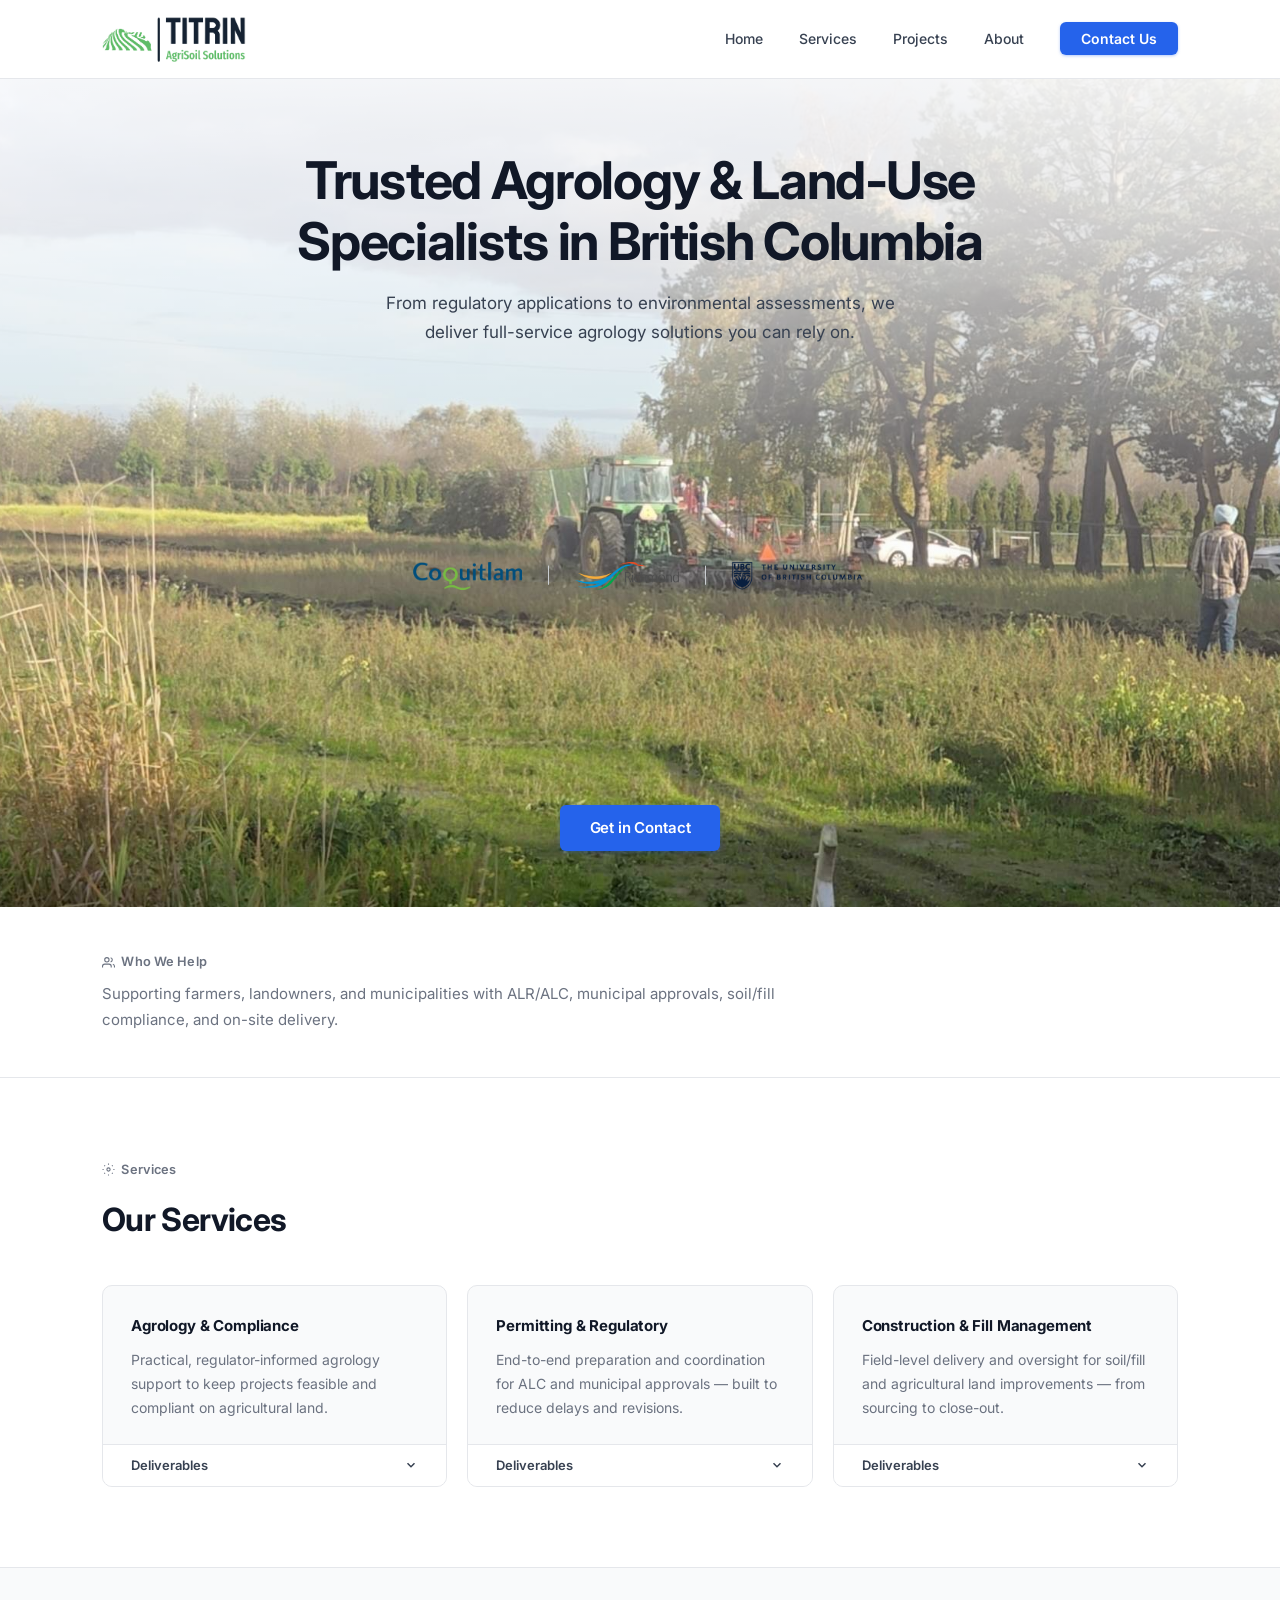
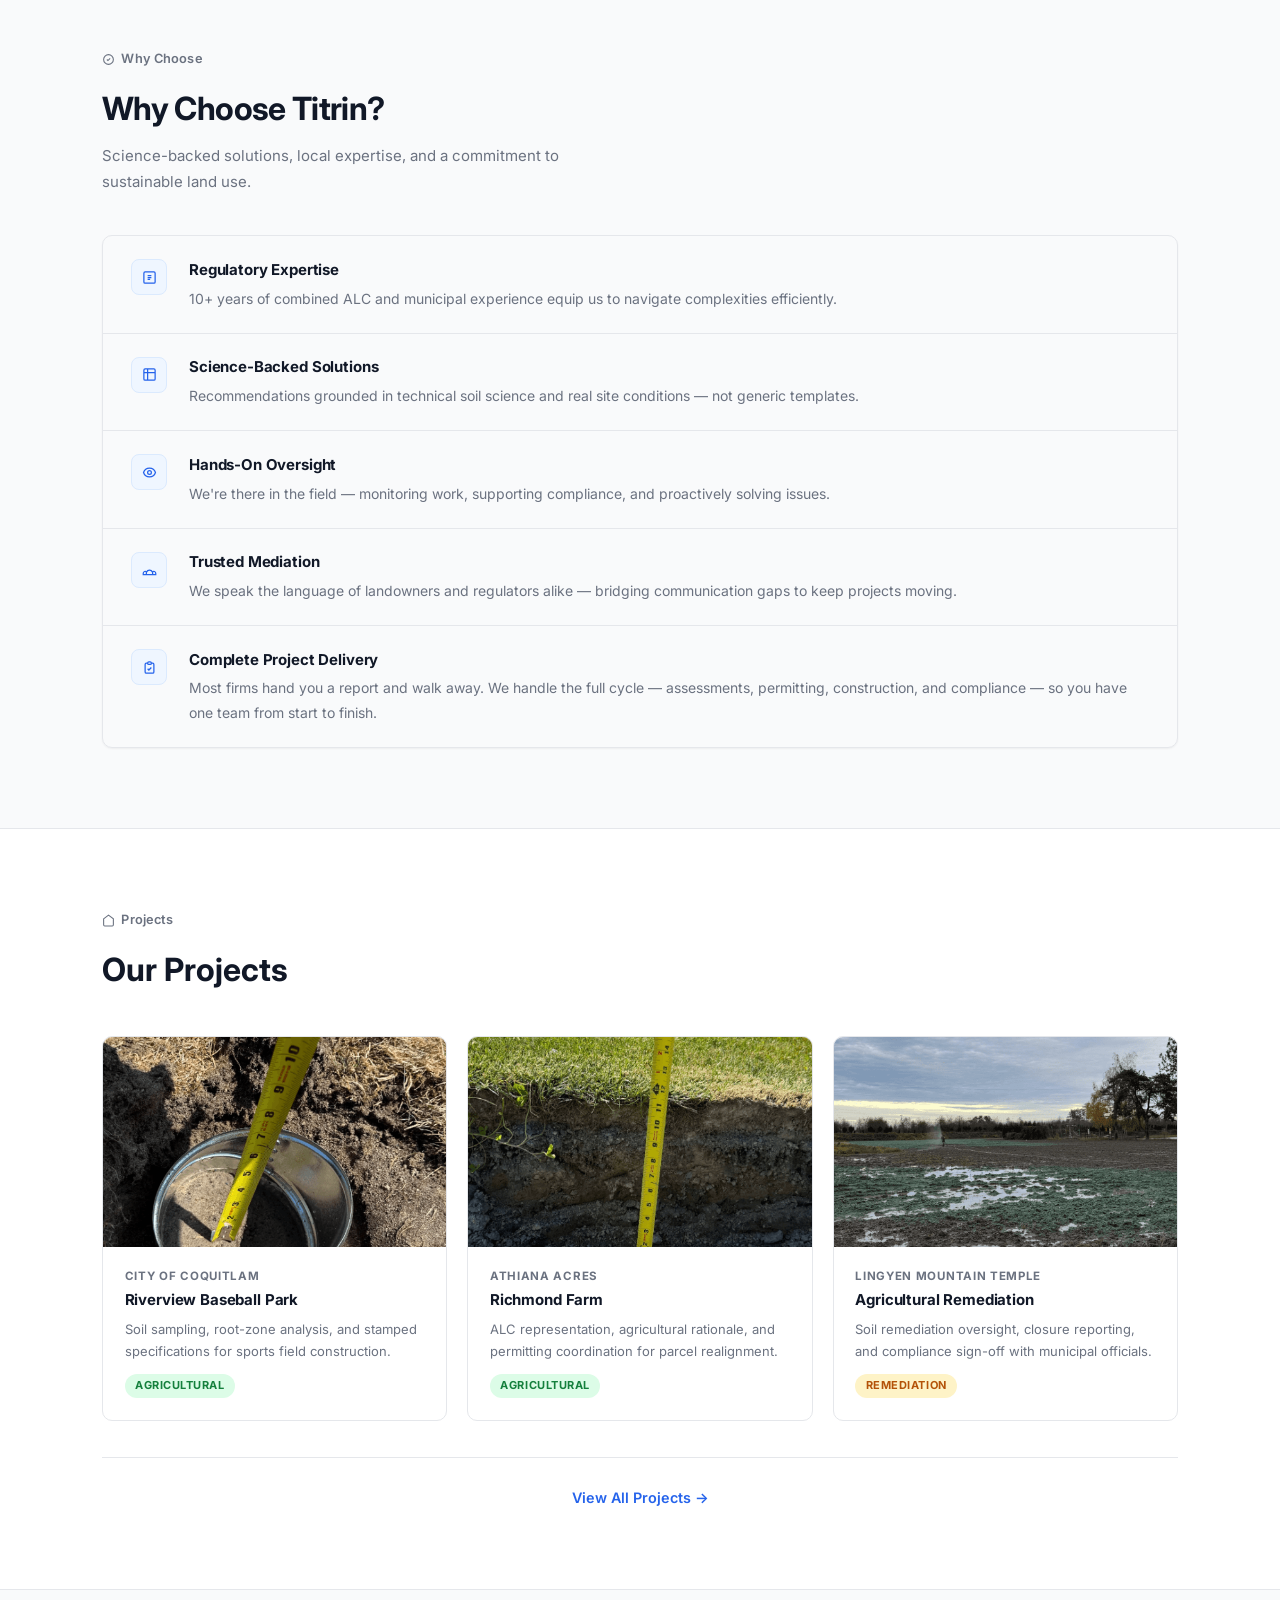
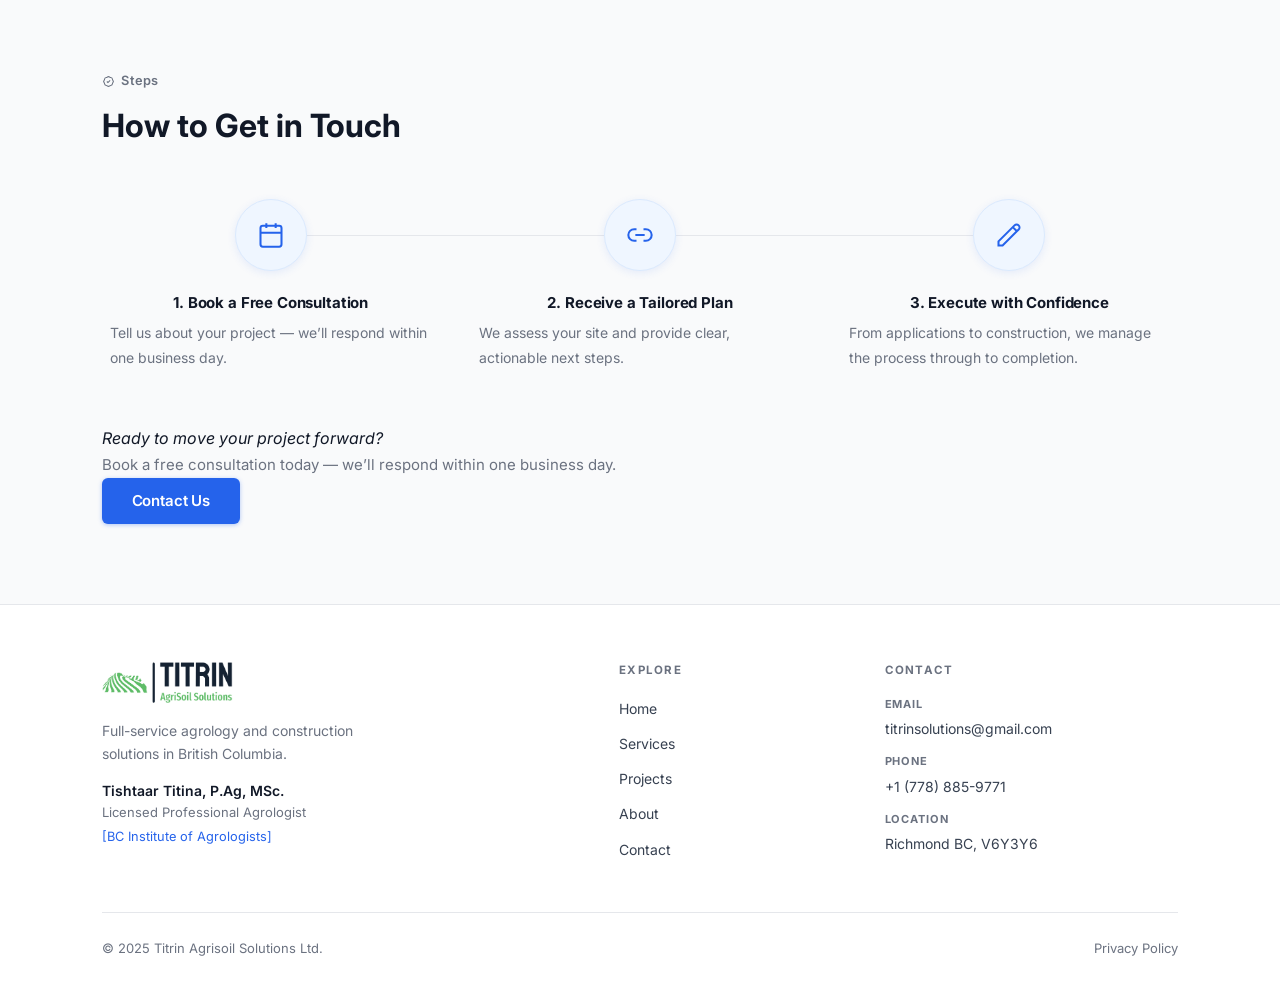
<file: index.html>
<!DOCTYPE html>
<html lang="en">
<head>
  <meta charset="UTF-8"/>
  <meta name="viewport" content="width=device-width, initial-scale=1.0"/>
  <title>Titrin Agrisoil Solutions — Trusted Agrology &amp; Land-Use Specialists in BC</title>
  <meta name="description" content="Full-service agrology and land-use consulting in British Columbia. ALC applications, farm plans, soil fill, and environmental assessments — led by a former ALC compliance officer."/>
  <link rel="canonical" href="https://titrin.com/"/>
  <link rel="stylesheet" href="styles/main.css"/>
  <link rel="icon" type="image/png" href="public/images/logo.png"/>
</head>
<body>
<nav class="nav-wrap" id="nav">
  <div class="nav-inner">
    <a href="index.html" class="nav-logo"><img src="public/images/logo.png" alt="Titrin AgriSoil Solutions"/></a>
    <ul class="nav-links">
      <li><a href="index.html">Home</a></li>
      <li><a href="#services">Services</a></li>
      <li><a href="projects.html">Projects</a></li>
      <li><a href="about.html">About</a></li>
      <li><a href="contact.html" class="btn-nav">Contact Us</a></li>
    </ul>
    <div class="hamburger" onclick="toggleNav()"><span></span><span></span><span></span></div>
  </div>
</nav>
<div class="mobile-nav" id="mobileNav">
  <button class="mobile-close" onclick="toggleNav()">&#10005;</button>
  <a href="index.html" onclick="toggleNav()">Home</a>
  <a href="#services" onclick="toggleNav()">Services</a>
  <a href="projects.html" onclick="toggleNav()">Projects</a>
  <a href="about.html" onclick="toggleNav()">About</a>
  <a href="contact.html" onclick="toggleNav()">Contact Us</a>
</div>

<section class="hero">
  <img src="public/images/hero-bg.jpg" alt="Agricultural farmland in BC" class="hero-img"/>
  <div class="hero-ov"></div>
  <div class="hero-top fade-up">
    <h1>Trusted Agrology &amp; Land&#8209;Use Specialists in British Columbia</h1>
    <p>From regulatory applications to environmental assessments, we deliver full-service agrology solutions you can rely on.</p>
  </div>
  <div class="hero-logos fade-up">
    <img src="public/images/logo-coquitlam.png" alt="City of Coquitlam"/>
    <span class="sep">|</span>
    <img src="public/images/logo-richmond.png" alt="City of Richmond"/>
    <span class="sep">|</span>
    <img src="public/images/logo-colwood.png" alt="City of Colwood"/>
  </div>
  <div class="hero-bottom fade-up">
    <a href="contact.html" class="btn btn-primary">Get in Contact</a>
  </div>
</section>

<div class="who-sec">
  <div class="container fade-up">
    <div class="slabel"><svg viewBox="0 0 24 24" fill="none" stroke="currentColor" stroke-width="2" style="width:13px;height:13px"><path d="M17 21v-2a4 4 0 00-4-4H5a4 4 0 00-4 4v2"/><circle cx="9" cy="7" r="4"/><path d="M23 21v-2a4 4 0 00-3-3.87M16 3.13a4 4 0 010 7.75"/></svg>Who We Help</div>
    <p style="max-width:680px;">Supporting farmers, landowners, and municipalities with ALR/ALC, municipal approvals, soil/fill compliance, and on-site delivery.</p>
  </div>
</div>

<section class="sec" id="services">
  <div class="container">
    <div class="sec-head fade-up">
      <div class="slabel"><svg viewBox="0 0 24 24" fill="none" stroke="currentColor" stroke-width="2" style="width:13px;height:13px"><circle cx="12" cy="12" r="3"/><path d="M12 1v2M12 21v2M4.22 4.22l1.42 1.42M18.36 18.36l1.42 1.42M1 12h2M21 12h2M4.22 19.78l1.42-1.42M18.36 5.64l1.42-1.42"/></svg>Services</div>
      <h2>Our Services</h2>
    </div>
    <div class="svc-grid">
      <div class="svc-card fade-up">
        <div class="svc-card-body">
          <h3>Agrology &amp; Compliance</h3>
          <p>Practical, regulator-informed agrology support to keep projects feasible and compliant on agricultural land.</p>
        </div>
        <button class="svc-del-btn" onclick="toggleDel(this)">Deliverables <svg class="arrow-icon" width="14" height="14" viewBox="0 0 24 24" fill="none" stroke="currentColor" stroke-width="2.5"><path d="M6 9l6 6 6-6"/></svg></button>
        <div class="svc-del-content"><ul>
          <li>Farm Plan (BC Ministry &amp; ALC-compliant)</li>
          <li>Land Capability Assessment (LCA)</li>
          <li>Soil assessment &amp; sampling report</li>
          <li>Agricultural impact assessment</li>
          <li>Environmental Farm Plan support</li>
          <li>Agrologist stamp &amp; sign-off</li>
        </ul></div>
      </div>
      <div class="svc-card fade-up">
        <div class="svc-card-body">
          <h3>Permitting &amp; Regulatory</h3>
          <p>End-to-end preparation and coordination for ALC and municipal approvals — built to reduce delays and revisions.</p>
        </div>
        <button class="svc-del-btn" onclick="toggleDel(this)">Deliverables <svg class="arrow-icon" width="14" height="14" viewBox="0 0 24 24" fill="none" stroke="currentColor" stroke-width="2.5"><path d="M6 9l6 6 6-6"/></svg></button>
        <div class="svc-del-content"><ul>
          <li>ALC non-farm use application</li>
          <li>ALC soil/fill application narrative</li>
          <li>ALR exclusion &amp; inclusion support</li>
          <li>Municipal soil deposit/removal permits</li>
          <li>ESA Development Permit support</li>
          <li>Regulatory response letters &amp; revisions</li>
        </ul></div>
      </div>
      <div class="svc-card fade-up">
        <div class="svc-card-body">
          <h3>Construction &amp; Fill Management</h3>
          <p>Field-level delivery and oversight for soil/fill and agricultural land improvements — from sourcing to close-out.</p>
        </div>
        <button class="svc-del-btn" onclick="toggleDel(this)">Deliverables <svg class="arrow-icon" width="14" height="14" viewBox="0 0 24 24" fill="none" stroke="currentColor" stroke-width="2.5"><path d="M6 9l6 6 6-6"/></svg></button>
        <div class="svc-del-content"><ul>
          <li>Fill quality assessment &amp; soil sourcing</li>
          <li>Field inspection &amp; oversight reports</li>
          <li>RMA monitoring report (Year 1, 2, 3)</li>
          <li>Closure &amp; compliance report</li>
          <li>Bond release support package</li>
          <li>Construction coordination &amp; sign-off</li>
        </ul></div>
      </div>
    </div>
  </div>
</section>

<section class="sec bg-gray border-t">
  <div class="container">
    <div class="sec-head fade-up">
      <div class="slabel"><svg viewBox="0 0 24 24" fill="none" stroke="currentColor" stroke-width="2" style="width:13px;height:13px"><path d="M9 12l2 2 4-4m6 2a9 9 0 11-18 0 9 9 0 0118 0z"/></svg>Why Choose</div>
      <h2>Why Choose Titrin?</h2>
      <p>Science-backed solutions, local expertise, and a commitment to sustainable land use.</p>
    </div>
    <div class="why-list fade-up">
      <div class="why-row"><div class="wi"><svg viewBox="0 0 24 24" fill="none" stroke="currentColor" stroke-width="2"><rect x="3" y="3" width="18" height="18" rx="2"/><path d="M9 9h6M9 12h6M9 15h4"/></svg></div><div><h3>Regulatory Expertise</h3><p>10+ years of combined ALC and municipal experience equip us to navigate complexities efficiently.</p></div></div>
      <div class="why-row"><div class="wi"><svg viewBox="0 0 24 24" fill="none" stroke="currentColor" stroke-width="2"><path d="M9 3H5a2 2 0 00-2 2v4m6-6h10a2 2 0 012 2v4M9 3v18m0 0h10a2 2 0 002-2V9M9 21H5a2 2 0 01-2-2V9m0 0h18"/></svg></div><div><h3>Science-Backed Solutions</h3><p>Recommendations grounded in technical soil science and real site conditions — not generic templates.</p></div></div>
      <div class="why-row"><div class="wi"><svg viewBox="0 0 24 24" fill="none" stroke="currentColor" stroke-width="2"><path d="M15 12a3 3 0 11-6 0 3 3 0 016 0z"/><path d="M2.458 12C3.732 7.943 7.523 5 12 5c4.478 0 8.268 2.943 9.542 7-1.274 4.057-5.064 7-9.542 7-4.477 0-8.268-2.943-9.542-7z"/></svg></div><div><h3>Hands-On Oversight</h3><p>We're there in the field — monitoring work, supporting compliance, and proactively solving issues.</p></div></div>
      <div class="why-row"><div class="wi"><svg viewBox="0 0 24 24" fill="none" stroke="currentColor" stroke-width="2"><path d="M17 20h5v-2a3 3 0 00-5.356-1.857M17 20H7m10 0v-2c0-.656-.126-1.283-.356-1.857M7 20H2v-2a3 3 0 015.356-1.857M7 20v-2c0-.656.126-1.283.356-1.857m0 0a5.002 5.002 0 019.288 0"/></svg></div><div><h3>Trusted Mediation</h3><p>We speak the language of landowners and regulators alike — bridging communication gaps to keep projects moving.</p></div></div>
      <div class="why-row"><div class="wi"><svg viewBox="0 0 24 24" fill="none" stroke="currentColor" stroke-width="2"><path d="M9 5H7a2 2 0 00-2 2v12a2 2 0 002 2h10a2 2 0 002-2V7a2 2 0 00-2-2h-2M9 5a2 2 0 002 2h2a2 2 0 002-2M9 5a2 2 0 012-2h2a2 2 0 012 2m-6 9l2 2 4-4"/></svg></div><div><h3>Complete Project Delivery</h3><p>Most firms hand you a report and walk away. We handle the full cycle — assessments, permitting, construction, and compliance — so you have one team from start to finish.</p></div></div>
    </div>
  </div>
</section>

<section class="sec border-t">
  <div class="container">
    <div class="sec-head-row fade-up">
      <div><div class="slabel"><svg viewBox="0 0 24 24" fill="none" stroke="currentColor" stroke-width="2" style="width:13px;height:13px"><path d="M3 9l9-7 9 7v11a2 2 0 01-2 2H5a2 2 0 01-2-2z"/></svg>Projects</div><h2 style="font-size:clamp(1.5rem,2.5vw,2rem);font-weight:700;margin-top:.35rem;color:var(--text);">Our Projects</h2></div>
    </div>
    <div class="proj-grid">
      <a href="projects.html" class="proj-card fade-up"><div class="proj-img-wrap"><img class="proj-img" src="public/images/project-riverview.png" alt="Riverview Baseball Park"/></div><div class="proj-body"><div class="proj-client">City of Coquitlam</div><h3>Riverview Baseball Park</h3><p>Soil sampling, root-zone analysis, and stamped specifications for sports field construction.</p><span class="ptag t-ag">Agricultural</span></div></a>
      <a href="projects.html" class="proj-card fade-up"><div class="proj-img-wrap"><img class="proj-img" src="public/images/project-athiana.png" alt="Richmond Farm"/></div><div class="proj-body"><div class="proj-client">Athiana Acres</div><h3>Richmond Farm</h3><p>ALC representation, agricultural rationale, and permitting coordination for parcel realignment.</p><span class="ptag t-ag">Agricultural</span></div></a>
      <a href="projects.html" class="proj-card fade-up"><div class="proj-img-wrap"><img class="proj-img" src="public/images/project-lingyen.png" alt="Agricultural Remediation"/></div><div class="proj-body"><div class="proj-client">LingYen Mountain Temple</div><h3>Agricultural Remediation</h3><p>Soil remediation oversight, closure reporting, and compliance sign-off with municipal officials.</p><span class="ptag t-rem">Remediation</span></div></a>
    </div>
    <div class="view-all-row fade-up"><a href="projects.html" class="view-all-link">View All Projects &#8594;</a></div>
  </div>
</section>

<section class="sec bg-gray border-t">
  <div class="container steps-wrap">
    <div class="slabel fade-up" style="justify-content:center;margin-bottom:.5rem;"><svg viewBox="0 0 24 24" fill="none" stroke="currentColor" stroke-width="2" style="width:13px;height:13px"><path d="M9 12l2 2 4-4M7.835 4.697a3.42 3.42 0 001.946-.806 3.42 3.42 0 014.438 0 3.42 3.42 0 001.946.806 3.42 3.42 0 013.138 3.138 3.42 3.42 0 00.806 1.946 3.42 3.42 0 010 4.438 3.42 3.42 0 00-.806 1.946 3.42 3.42 0 01-3.138 3.138 3.42 3.42 0 00-1.946.806 3.42 3.42 0 01-4.438 0 3.42 3.42 0 00-1.946-.806 3.42 3.42 0 01-3.138-3.138 3.42 3.42 0 00-.806-1.946 3.42 3.42 0 010-4.438 3.42 3.42 0 00.806-1.946 3.42 3.42 0 013.138-3.138z"/></svg>Steps</div>
    <h2 class="fade-up" style="font-size:clamp(1.6rem,2.5vw,2rem);font-weight:700;color:var(--text);">How to Get in Touch</h2>
    <div class="steps-grid">
      <div class="step fade-up"><div class="step-icon"><svg viewBox="0 0 24 24" fill="none" stroke="currentColor" stroke-width="1.75"><rect x="3" y="4" width="18" height="18" rx="2"/><path d="M16 2v4M8 2v4M3 10h18"/></svg></div><h3>1. Book a Free Consultation</h3><p>Tell us about your project &#8212; we&#8217;ll respond within one business day.</p></div>
      <div class="step fade-up"><div class="step-icon"><svg viewBox="0 0 24 24" fill="none" stroke="currentColor" stroke-width="1.75"><path d="M9 17H7A5 5 0 017 7h2"/><path d="M15 7h2a5 5 0 010 10h-2"/><line x1="8" y1="12" x2="16" y2="12"/></svg></div><h3>2. Receive a Tailored Plan</h3><p>We assess your site and provide clear, actionable next steps.</p></div>
      <div class="step fade-up"><div class="step-icon"><svg viewBox="0 0 24 24" fill="none" stroke="currentColor" stroke-width="1.75"><path d="M15.232 5.232l3.536 3.536m-2.036-5.036a2.5 2.5 0 113.536 3.536L6.5 21.036H3v-3.572L16.732 3.732z"/></svg></div><h3>3. Execute with Confidence</h3><p>From applications to construction, we manage the process through to completion.</p></div>
    </div>
    <div class="cta-box fade-up">
      <em>Ready to move your project forward?</em>
      <p>Book a free consultation today &#8212; we&#8217;ll respond within one business day.</p>
      <a href="contact.html" class="btn btn-primary">Contact Us</a>
    </div>
  </div>
</section>

<footer class="footer">
  <div class="container">
    <div class="foot-grid">
      <div class="foot-brand"><img src="public/images/logo.png" alt="Titrin" class="foot-logo"/><p>Full-service agrology and construction solutions in British Columbia.</p><div class="foot-name">Tishtaar Titina, P.Ag, MSc.</div><div class="foot-cred">Licensed Professional Agrologist</div><a href="https://www.bcia.com/user/2788" target="_blank" class="foot-bcia">[BC Institute of Agrologists]</a></div>
      <div class="foot-col"><h4>Explore</h4><ul><li><a href="index.html">Home</a></li><li><a href="#services">Services</a></li><li><a href="projects.html">Projects</a></li><li><a href="about.html">About</a></li><li><a href="contact.html">Contact</a></li></ul></div>
      <div class="foot-col"><h4>Contact</h4><div class="fci"><small>Email</small><a href="mailto:titrinsolutions@gmail.com">titrinsolutions@gmail.com</a></div><div class="fci"><small>Phone</small><a href="tel:+17788859771">+1 (778) 885-9771</a></div><div class="fci"><small>Location</small><span>Richmond BC, V6Y3Y6</span></div></div>
    </div>
    <div class="foot-bot"><p>&#169; 2025 Titrin Agrisoil Solutions Ltd.</p><a href="privacy-policy.html">Privacy Policy</a></div>
  </div>
</footer>

<script>
function toggleNav(){document.getElementById('mobileNav').classList.toggle('open');}
function toggleDel(btn){
  var content=btn.nextElementSibling;
  var isOpen=btn.classList.contains('open');
  // Close all others first
  document.querySelectorAll('.svc-del-btn.open').forEach(function(b){
    b.classList.remove('open');
    b.nextElementSibling.classList.remove('open');
  });
  // Toggle clicked one
  if(!isOpen){btn.classList.add('open');content.classList.add('open');}
}
const obs=new IntersectionObserver(function(entries){
  entries.forEach(function(e){if(e.isIntersecting){e.target.classList.add('in');obs.unobserve(e.target);}});
},{threshold:0.08});
document.querySelectorAll('.fade-up').forEach(function(el){obs.observe(el);});
</script>
</body>
</html>
</file>
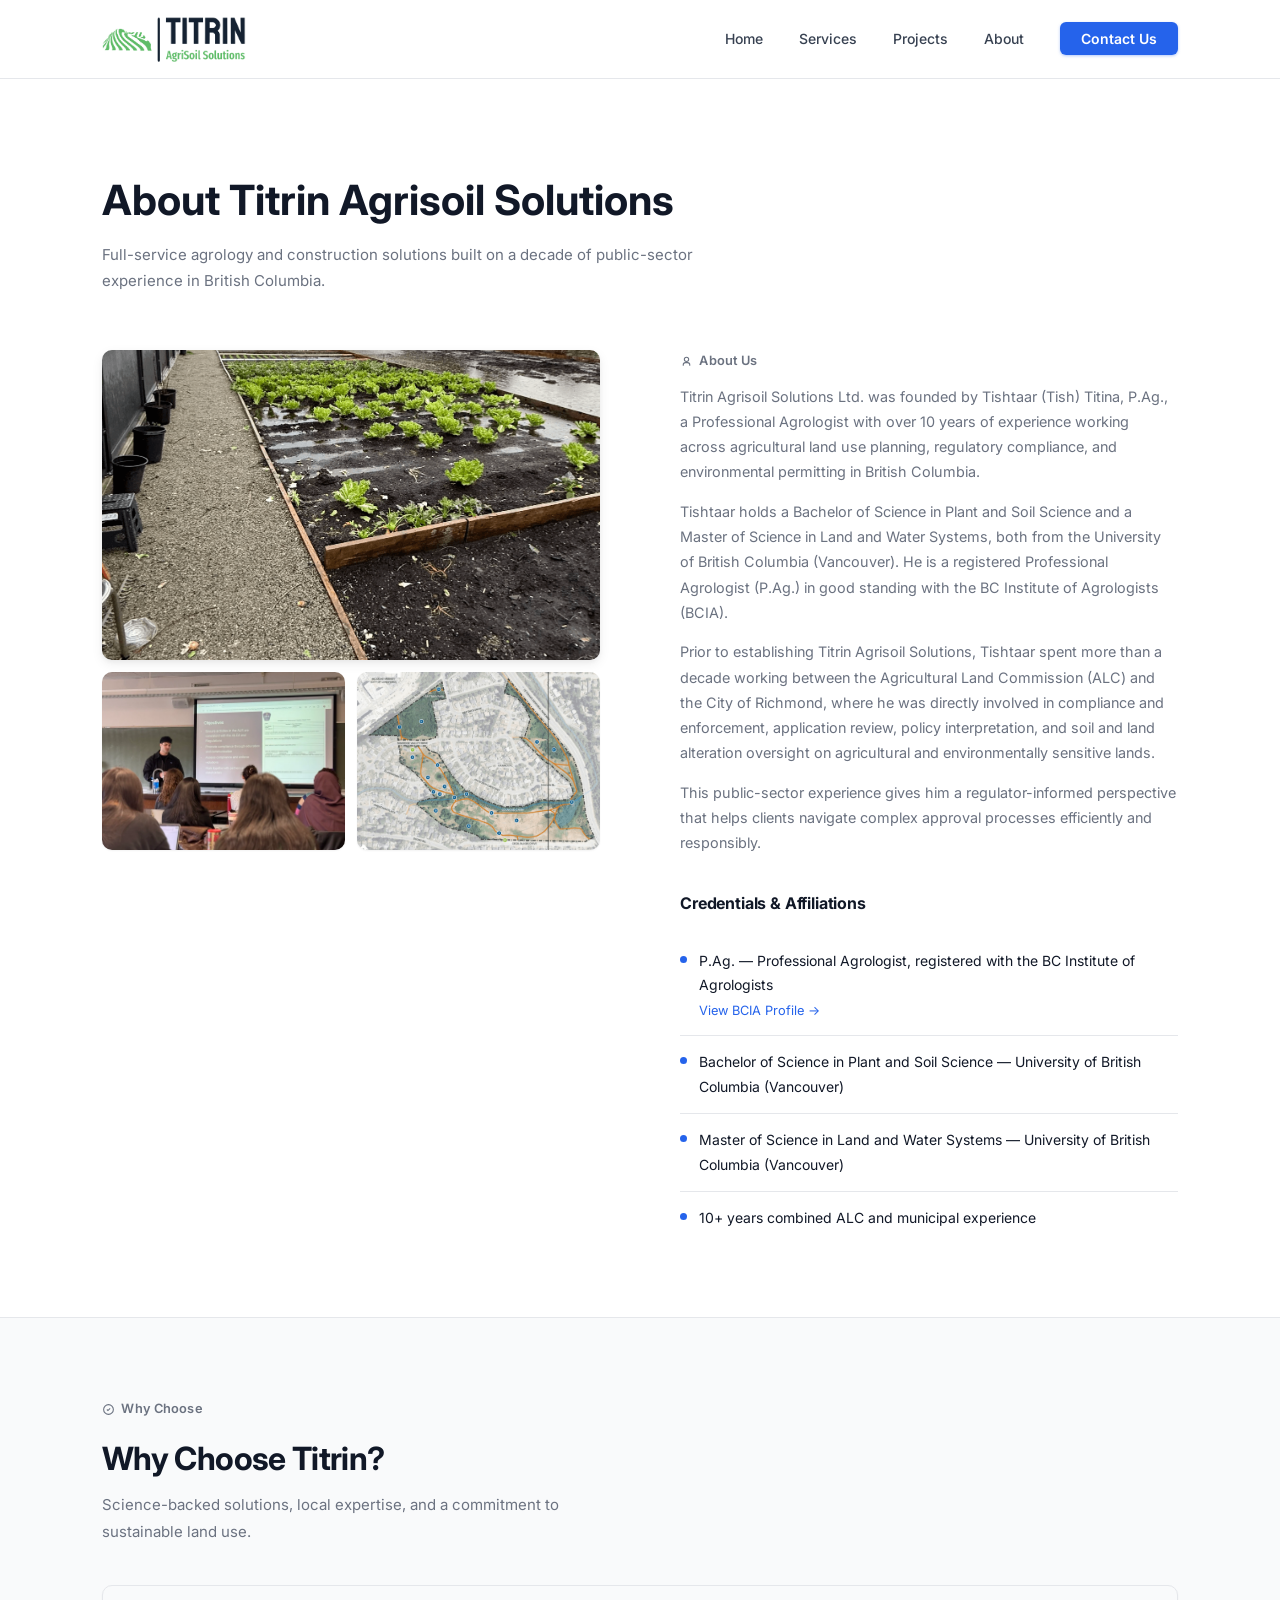
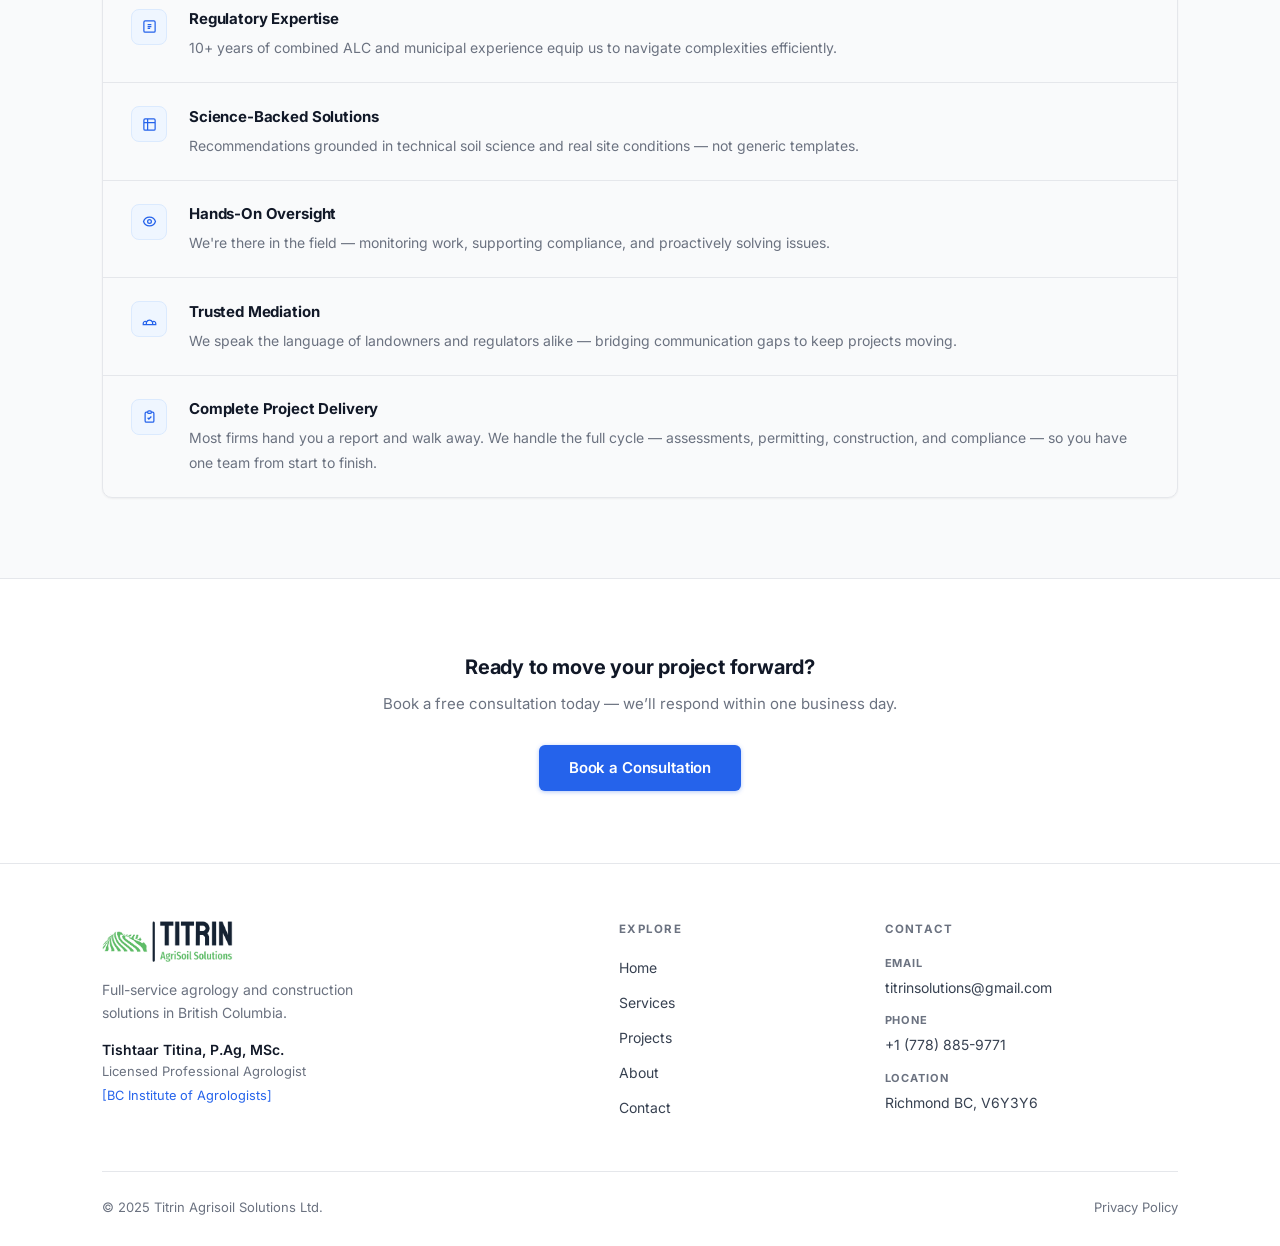
<file: about.html>
<!DOCTYPE html>
<html lang="en">
<head>
  <meta charset="UTF-8"/><meta name="viewport" content="width=device-width, initial-scale=1.0"/>
  <title>About — Titrin Agrisoil Solutions</title>
  <meta name="description" content="Titrin Agrisoil Solutions was founded by Tishtaar (Tish) Titina, P.Ag. — a Professional Agrologist with 10+ years at the ALC and City of Richmond."/>
  <link rel="canonical" href="https://titrin.com/about"/>
  <link rel="stylesheet" href="styles/main.css"/>
  <link rel="icon" type="image/png" href="public/images/logo.png"/>
</head>
<body>
<nav class="nav-wrap"><div class="nav-inner"><a href="index.html" class="nav-logo"><img src="public/images/logo.png" alt="Titrin AgriSoil Solutions"/></a><ul class="nav-links"><li><a href="index.html">Home</a></li><li><a href="index.html#services">Services</a></li><li><a href="projects.html">Projects</a></li><li><a href="about.html">About</a></li><li><a href="contact.html" class="btn-nav">Contact Us</a></li></ul><div class="hamburger" onclick="toggleNav()"><span></span><span></span><span></span></div></div></nav>
<div class="mobile-nav" id="mobileNav"><button class="mobile-close" onclick="toggleNav()">&#10005;</button><a href="index.html" onclick="toggleNav()">Home</a><a href="index.html#services" onclick="toggleNav()">Services</a><a href="projects.html" onclick="toggleNav()">Projects</a><a href="about.html" onclick="toggleNav()">About</a><a href="contact.html" onclick="toggleNav()">Contact Us</a></div>

<section class="about-hero">
  <div class="container">
    <h1 class="fade-up" style="font-size:clamp(1.9rem,3.5vw,2.6rem);font-weight:700;color:var(--text);margin-bottom:.5rem;">About Titrin Agrisoil Solutions</h1>
    <p class="fade-up" style="max-width:600px;font-size:.9375rem;margin-bottom:3.5rem;">Full-service agrology and construction solutions built on a decade of public-sector experience in British Columbia.</p>
    <div class="about-grid">
      <div class="a-photos fade-up">
        <div class="a-main"><img src="public/images/about-tish.png" alt="Tishtaar Titina presenting — Principal Agrologist"/></div>
        <div class="a-sub"><img src="public/images/about-field.webp" alt="Field agrology work"/></div>
        <div class="a-sub"><img src="public/images/project-colwood.png" alt="Agricultural land assessment"/></div>
      </div>
      <div class="a-txt fade-up">
        <div class="slabel" style="margin-bottom:.75rem;"><svg viewBox="0 0 24 24" fill="none" stroke="currentColor" stroke-width="2" style="width:13px;height:13px"><circle cx="12" cy="8" r="4"/><path d="M6 20v-2a4 4 0 014-4h4a4 4 0 014 4v2"/></svg>About Us</div>
        <p>Titrin Agrisoil Solutions Ltd. was founded by Tishtaar (Tish) Titina, P.Ag., a Professional Agrologist with over 10 years of experience working across agricultural land use planning, regulatory compliance, and environmental permitting in British Columbia.</p>
        <p>Tishtaar holds a Bachelor of Science in Plant and Soil Science and a Master of Science in Land and Water Systems, both from the University of British Columbia (Vancouver). He is a registered Professional Agrologist (P.Ag.) in good standing with the BC Institute of Agrologists (BCIA).</p>
        <p>Prior to establishing Titrin Agrisoil Solutions, Tishtaar spent more than a decade working between the Agricultural Land Commission (ALC) and the City of Richmond, where he was directly involved in compliance and enforcement, application review, policy interpretation, and soil and land alteration oversight on agricultural and environmentally sensitive lands.</p>
        <p>This public-sector experience gives him a regulator-informed perspective that helps clients navigate complex approval processes efficiently and responsibly.</p>
        <div class="cred-block">
          <h3>Credentials &amp; Affiliations</h3>
          <div class="cred-item"><div class="cdot"></div><div><p>P.Ag. &#8212; Professional Agrologist, registered with the BC Institute of Agrologists</p><a href="https://www.bcia.com/user/2788" target="_blank">View BCIA Profile &#8594;</a></div></div>
          <div class="cred-item"><div class="cdot"></div><p>Bachelor of Science in Plant and Soil Science &#8212; University of British Columbia (Vancouver)</p></div>
          <div class="cred-item"><div class="cdot"></div><p>Master of Science in Land and Water Systems &#8212; University of British Columbia (Vancouver)</p></div>
          <div class="cred-item"><div class="cdot"></div><p>10+ years combined ALC and municipal experience</p></div>
        </div>
      </div>
    </div>
  </div>
</section>

<section class="sec bg-gray border-t">
  <div class="container">
    <div class="sec-head fade-up">
      <div class="slabel"><svg viewBox="0 0 24 24" fill="none" stroke="currentColor" stroke-width="2" style="width:13px;height:13px"><path d="M9 12l2 2 4-4m6 2a9 9 0 11-18 0 9 9 0 0118 0z"/></svg>Why Choose</div>
      <h2>Why Choose Titrin?</h2>
      <p>Science-backed solutions, local expertise, and a commitment to sustainable land use.</p>
    </div>
    <div class="why-list fade-up">
      <div class="why-row"><div class="wi"><svg viewBox="0 0 24 24" fill="none" stroke="currentColor" stroke-width="2"><rect x="3" y="3" width="18" height="18" rx="2"/><path d="M9 9h6M9 12h6M9 15h4"/></svg></div><div><h3>Regulatory Expertise</h3><p>10+ years of combined ALC and municipal experience equip us to navigate complexities efficiently.</p></div></div>
      <div class="why-row"><div class="wi"><svg viewBox="0 0 24 24" fill="none" stroke="currentColor" stroke-width="2"><path d="M9 3H5a2 2 0 00-2 2v4m6-6h10a2 2 0 012 2v4M9 3v18m0 0h10a2 2 0 002-2V9M9 21H5a2 2 0 01-2-2V9m0 0h18"/></svg></div><div><h3>Science-Backed Solutions</h3><p>Recommendations grounded in technical soil science and real site conditions &#8212; not generic templates.</p></div></div>
      <div class="why-row"><div class="wi"><svg viewBox="0 0 24 24" fill="none" stroke="currentColor" stroke-width="2"><path d="M15 12a3 3 0 11-6 0 3 3 0 016 0z"/><path d="M2.458 12C3.732 7.943 7.523 5 12 5c4.478 0 8.268 2.943 9.542 7-1.274 4.057-5.064 7-9.542 7-4.477 0-8.268-2.943-9.542-7z"/></svg></div><div><h3>Hands-On Oversight</h3><p>We're there in the field &#8212; monitoring work, supporting compliance, and proactively solving issues.</p></div></div>
      <div class="why-row"><div class="wi"><svg viewBox="0 0 24 24" fill="none" stroke="currentColor" stroke-width="2"><path d="M17 20h5v-2a3 3 0 00-5.356-1.857M17 20H7m10 0v-2c0-.656-.126-1.283-.356-1.857M7 20H2v-2a3 3 0 015.356-1.857M7 20v-2c0-.656.126-1.283.356-1.857m0 0a5.002 5.002 0 019.288 0"/></svg></div><div><h3>Trusted Mediation</h3><p>We speak the language of landowners and regulators alike &#8212; bridging communication gaps to keep projects moving.</p></div></div>
      <div class="why-row"><div class="wi"><svg viewBox="0 0 24 24" fill="none" stroke="currentColor" stroke-width="2"><path d="M9 5H7a2 2 0 00-2 2v12a2 2 0 002 2h10a2 2 0 002-2V7a2 2 0 00-2-2h-2M9 5a2 2 0 002 2h2a2 2 0 002-2M9 5a2 2 0 012-2h2a2 2 0 012 2m-6 9l2 2 4-4"/></svg></div><div><h3>Complete Project Delivery</h3><p>Most firms hand you a report and walk away. We handle the full cycle &#8212; assessments, permitting, construction, and compliance &#8212; so you have one team from start to finish.</p></div></div>
    </div>
  </div>
</section>

<section class="sec border-t cta-section">
  <div class="container fade-up">
    <h3>Ready to move your project forward?</h3>
    <p>Book a free consultation today &#8212; we&#8217;ll respond within one business day.</p>
    <a href="contact.html" class="btn btn-primary">Book a Consultation</a>
  </div>
</section>

<footer class="footer"><div class="container"><div class="foot-grid"><div class="foot-brand"><img src="public/images/logo.png" alt="Titrin" class="foot-logo"/><p>Full-service agrology and construction solutions in British Columbia.</p><div class="foot-name">Tishtaar Titina, P.Ag, MSc.</div><div class="foot-cred">Licensed Professional Agrologist</div><a href="https://www.bcia.com/user/2788" target="_blank" class="foot-bcia">[BC Institute of Agrologists]</a></div><div class="foot-col"><h4>Explore</h4><ul><li><a href="index.html">Home</a></li><li><a href="index.html#services">Services</a></li><li><a href="projects.html">Projects</a></li><li><a href="about.html">About</a></li><li><a href="contact.html">Contact</a></li></ul></div><div class="foot-col"><h4>Contact</h4><div class="fci"><small>Email</small><a href="mailto:titrinsolutions@gmail.com">titrinsolutions@gmail.com</a></div><div class="fci"><small>Phone</small><a href="tel:+17788859771">+1 (778) 885-9771</a></div><div class="fci"><small>Location</small><span>Richmond BC, V6Y3Y6</span></div></div></div><div class="foot-bot"><p>&#169; 2025 Titrin Agrisoil Solutions Ltd.</p><a href="privacy-policy.html">Privacy Policy</a></div></div></footer>
<script>function toggleNav(){document.getElementById('mobileNav').classList.toggle('open');}const obs=new IntersectionObserver(function(entries){entries.forEach(function(e){if(e.isIntersecting){e.target.classList.add('in');obs.unobserve(e.target);}});},{threshold:0.07});document.querySelectorAll('.fade-up').forEach(el=>obs.observe(el));</script>
</body>
</html>
</file>
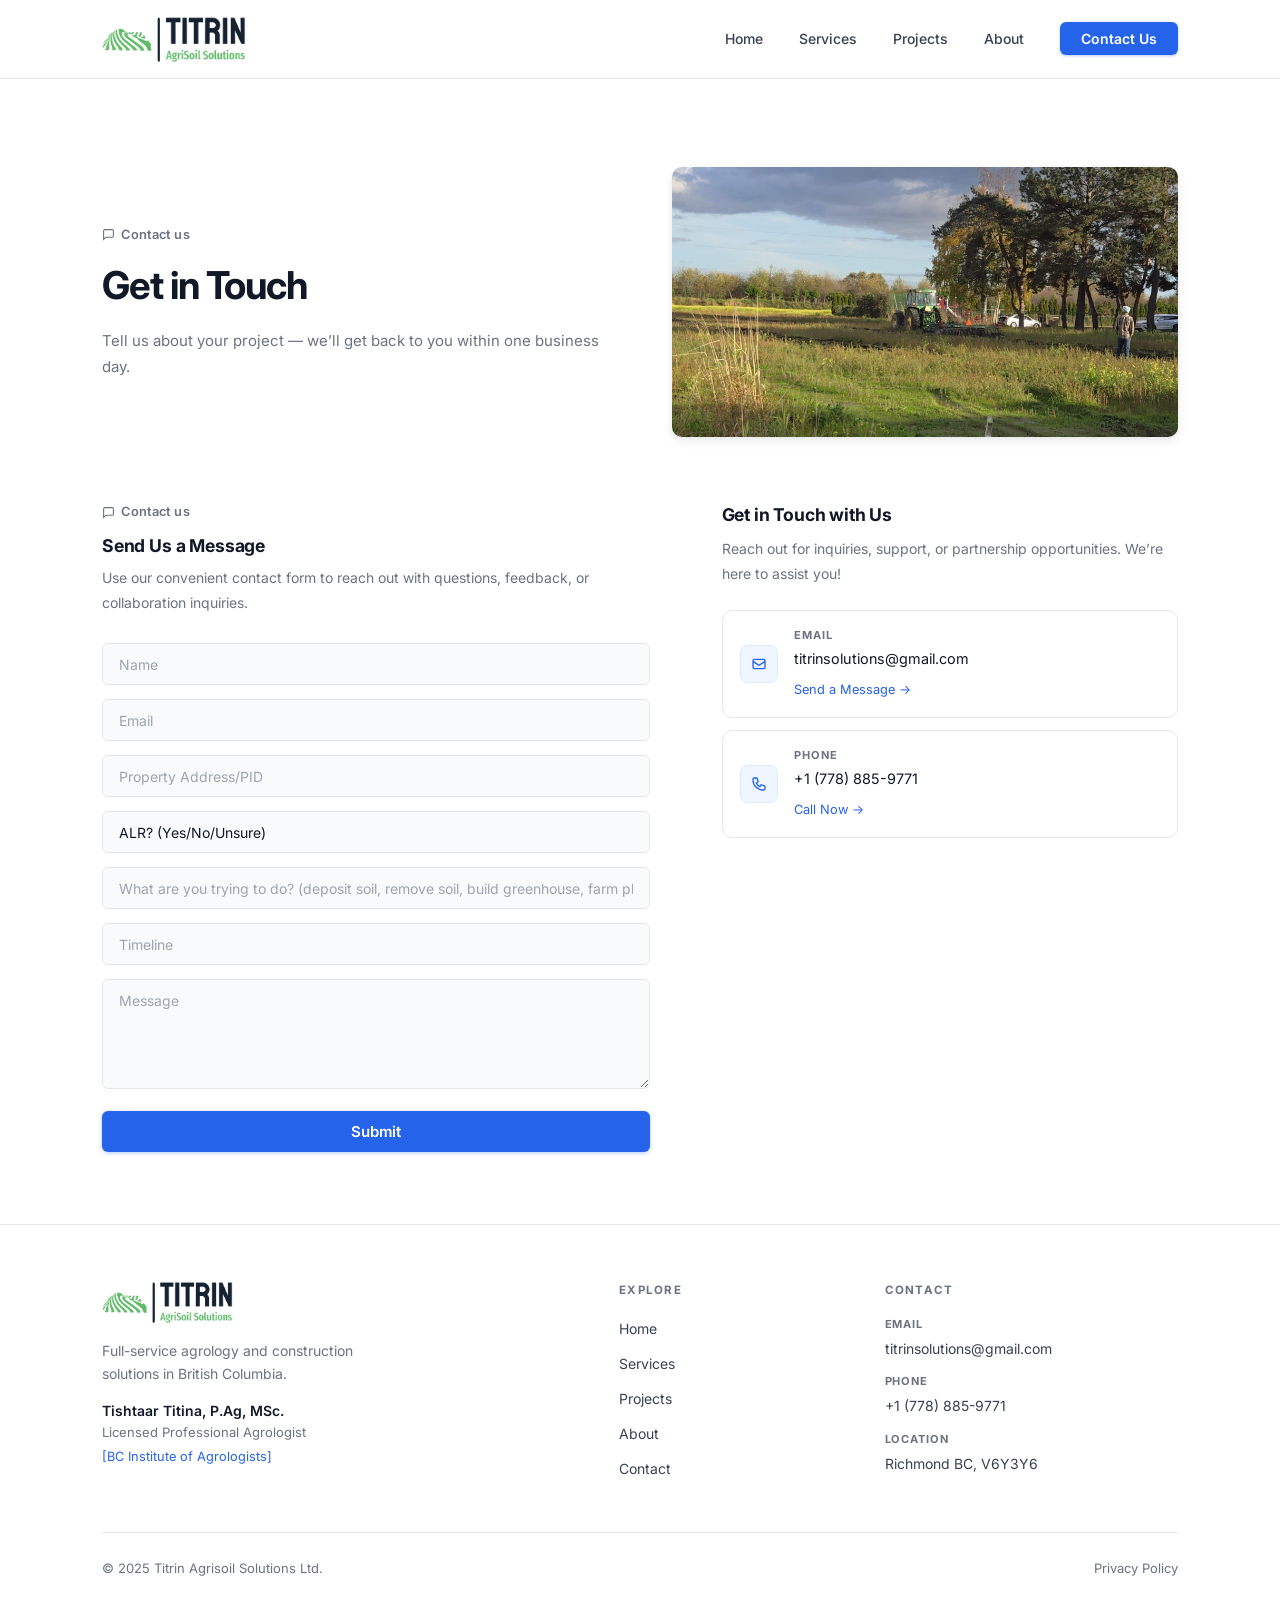
<file: contact.html>
<!DOCTYPE html>
<html lang="en">
<head>
  <meta charset="UTF-8"/><meta name="viewport" content="width=device-width, initial-scale=1.0"/>
  <title>Contact — Titrin Agrisoil Solutions</title>
  <meta name="description" content="Get in touch with Titrin Agrisoil Solutions. Book a free consultation for ALC applications, farm plans, soil fill, or any land use question in BC."/>
  <link rel="canonical" href="https://titrin.com/contact"/>
  <link rel="stylesheet" href="styles/main.css"/>
  <link rel="icon" type="image/png" href="public/images/logo.png"/>
</head>
<body>
<nav class="nav-wrap"><div class="nav-inner"><a href="index.html" class="nav-logo"><img src="public/images/logo.png" alt="Titrin AgriSoil Solutions"/></a><ul class="nav-links"><li><a href="index.html">Home</a></li><li><a href="index.html#services">Services</a></li><li><a href="projects.html">Projects</a></li><li><a href="about.html">About</a></li><li><a href="contact.html" class="btn-nav">Contact Us</a></li></ul><div class="hamburger" onclick="toggleNav()"><span></span><span></span><span></span></div></div></nav>
<div class="mobile-nav" id="mobileNav"><button class="mobile-close" onclick="toggleNav()">&#10005;</button><a href="index.html" onclick="toggleNav()">Home</a><a href="index.html#services" onclick="toggleNav()">Services</a><a href="projects.html" onclick="toggleNav()">Projects</a><a href="about.html" onclick="toggleNav()">About</a><a href="contact.html" onclick="toggleNav()">Contact Us</a></div>

<section class="contact-pg">
  <div class="container">
    <div class="con-hero-row fade-up">
      <div class="con-hero-txt">
        <div class="slabel" style="margin-bottom:.6rem;"><svg viewBox="0 0 24 24" fill="none" stroke="currentColor" stroke-width="2" style="width:13px;height:13px"><path d="M21 15a2 2 0 01-2 2H7l-4 4V5a2 2 0 012-2h14a2 2 0 012 2z"/></svg>Contact us</div>
        <h1>Get in Touch</h1>
        <p>Tell us about your project &#8212; we&#8217;ll get back to you within one business day.</p>
      </div>
      <div class="con-hero-img">
        <img src="public/images/hero-bg.jpg" alt="Agricultural field in British Columbia"/>
      </div>
    </div>

    <div class="con-row fade-up">
      <div>
        <div class="slabel" style="margin-bottom:.6rem;"><svg viewBox="0 0 24 24" fill="none" stroke="currentColor" stroke-width="2" style="width:13px;height:13px"><path d="M21 15a2 2 0 01-2 2H7l-4 4V5a2 2 0 012-2h14a2 2 0 012 2z"/></svg>Contact us</div>
        <div class="con-form-hd">Send Us a Message</div>
        <p class="con-form-sub">Use our convenient contact form to reach out with questions, feedback, or collaboration inquiries.</p>
        <form id="contactForm" onsubmit="handleSubmit(event)">
          <div class="fg"><input type="text" name="name" placeholder="Name" required/></div>
          <div class="fg"><input type="email" name="email" placeholder="Email" required/></div>
          <div class="fg"><input type="text" name="property" placeholder="Property Address/PID"/></div>
          <div class="fg">
            <select name="alr">
              <option value="" disabled selected>ALR? (Yes/No/Unsure)</option>
              <option>Yes &#8212; property is in the ALR</option>
              <option>No &#8212; property is not in the ALR</option>
              <option>Unsure</option>
            </select>
          </div>
          <div class="fg"><input type="text" name="intent" placeholder="What are you trying to do? (deposit soil, remove soil, build greenhouse, farm plan, compliance)"/></div>
          <div class="fg"><input type="text" name="timeline" placeholder="Timeline"/></div>
          <div class="fg"><textarea name="message" placeholder="Message"></textarea></div>
          <button type="submit" class="btn btn-primary" id="submitBtn" style="width:100%;justify-content:center;">Submit</button>
          <div id="successMsg" style="display:none;margin-top:1rem;padding:.85rem 1rem;background:#F0FDF4;border:1px solid #BBF7D0;border-radius:8px;color:#15803D;font-size:.875rem;text-align:center;">&#10003; Message sent! We&#8217;ll be in touch within one business day.</div>
        </form>
      </div>

      <div>
        <div class="con-info-hd">Get in Touch with Us</div>
        <p class="con-info-sub">Reach out for inquiries, support, or partnership opportunities. We&#8217;re here to assist you!</p>
        <div class="cmeth">
          <div class="cmi"><svg viewBox="0 0 24 24" fill="none" stroke="currentColor" stroke-width="2"><path d="M3 8l7.89 5.26a2 2 0 002.22 0L21 8M5 19h14a2 2 0 002-2V7a2 2 0 00-2-2H5a2 2 0 00-2 2v10a2 2 0 002 2z"/></svg></div>
          <div class="cmi-info"><small>Email</small><p>titrinsolutions@gmail.com</p><a href="mailto:titrinsolutions@gmail.com">Send a Message &#8594;</a></div>
        </div>
        <div class="cmeth">
          <div class="cmi"><svg viewBox="0 0 24 24" fill="none" stroke="currentColor" stroke-width="2"><path d="M3 5a2 2 0 012-2h3.28a1 1 0 01.948.684l1.498 4.493a1 1 0 01-.502 1.21l-2.257 1.13a11.042 11.042 0 005.516 5.516l1.13-2.257a1 1 0 011.21-.502l4.493 1.498a1 1 0 01.684.949V19a2 2 0 01-2 2h-1C9.716 21 3 14.284 3 6V5z"/></svg></div>
          <div class="cmi-info"><small>Phone</small><p>+1 (778) 885-9771</p><a href="tel:+17788859771">Call Now &#8594;</a></div>
        </div>
      </div>
    </div>
  </div>
</section>

<footer class="footer"><div class="container"><div class="foot-grid"><div class="foot-brand"><img src="public/images/logo.png" alt="Titrin" class="foot-logo"/><p>Full-service agrology and construction solutions in British Columbia.</p><div class="foot-name">Tishtaar Titina, P.Ag, MSc.</div><div class="foot-cred">Licensed Professional Agrologist</div><a href="https://www.bcia.com/user/2788" target="_blank" class="foot-bcia">[BC Institute of Agrologists]</a></div><div class="foot-col"><h4>Explore</h4><ul><li><a href="index.html">Home</a></li><li><a href="index.html#services">Services</a></li><li><a href="projects.html">Projects</a></li><li><a href="about.html">About</a></li><li><a href="contact.html">Contact</a></li></ul></div><div class="foot-col"><h4>Contact</h4><div class="fci"><small>Email</small><a href="mailto:titrinsolutions@gmail.com">titrinsolutions@gmail.com</a></div><div class="fci"><small>Phone</small><a href="tel:+17788859771">+1 (778) 885-9771</a></div><div class="fci"><small>Location</small><span>Richmond BC, V6Y3Y6</span></div></div></div><div class="foot-bot"><p>&#169; 2025 Titrin Agrisoil Solutions Ltd.</p><a href="privacy-policy.html">Privacy Policy</a></div></div></footer>

<script>
function toggleNav(){document.getElementById('mobileNav').classList.toggle('open');}
const obs=new IntersectionObserver(function(entries){entries.forEach(function(e){if(e.isIntersecting){e.target.classList.add('in');obs.unobserve(e.target);}});},{threshold:0.07});
document.querySelectorAll('.fade-up').forEach(el=>obs.observe(el));
function handleSubmit(e){
  e.preventDefault();
  const btn=document.getElementById('submitBtn');
  btn.textContent='Sending\u2026';btn.disabled=true;
  setTimeout(()=>{
    document.getElementById('contactForm').reset();
    document.getElementById('successMsg').style.display='block';
    btn.style.display='none';
  },1000);
}
</script>
</body>
</html>
</file>
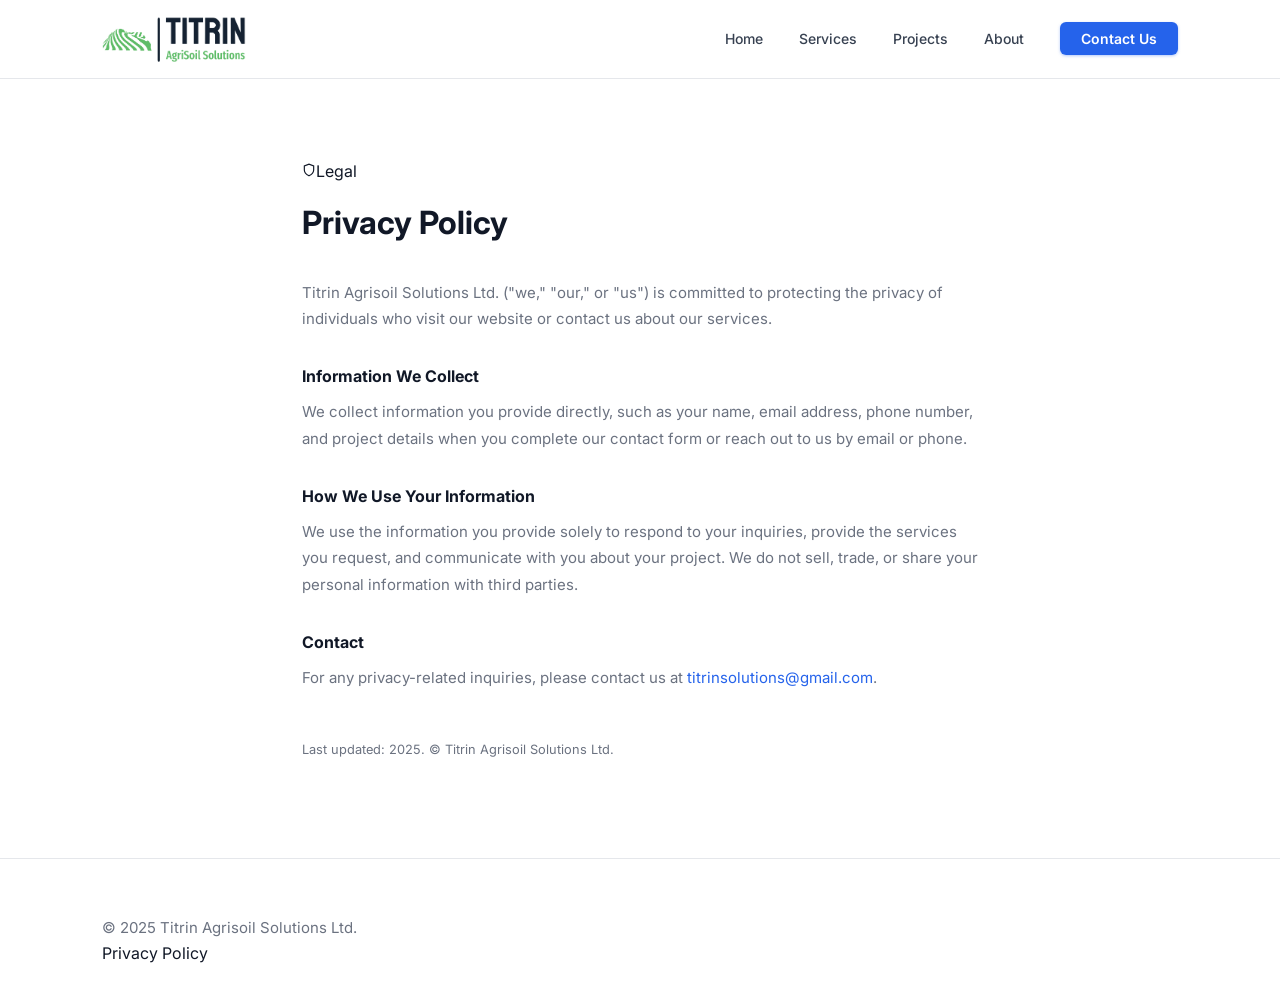
<file: privacy-policy.html>
<!DOCTYPE html>
<html lang="en">
<head>
  <meta charset="UTF-8"/><meta name="viewport" content="width=device-width, initial-scale=1.0"/>
  <title>Privacy Policy — Titrin Agrisoil Solutions</title>
  <link rel="stylesheet" href="styles/main.css"/>
  <link rel="icon" type="image/png" href="public/images/logo.png"/>
</head>
<body>
<nav class="nav-wrap"><div class="nav-inner"><a href="index.html" class="nav-logo"><img src="public/images/logo.png" alt="Titrin"/></a><ul class="nav-links"><li><a href="index.html">Home</a></li><li><a href="index.html#services">Services</a></li><li><a href="projects.html">Projects</a></li><li><a href="about.html">About</a></li><li><a href="contact.html" class="btn-nav">Contact Us</a></li></ul></div></nav>
<section style="padding:5rem 0 6rem;">
  <div class="container" style="max-width:740px;">
    <div class="section-label" style="margin-bottom:0.75rem;"><svg viewBox="0 0 24 24" fill="none" stroke="currentColor" stroke-width="2" style="width:14px;height:14px;"><path d="M12 22s8-4 8-10V5l-8-3-8 3v7c0 6 8 10 8 10z"/></svg>Legal</div>
    <h1 style="font-size:2rem;font-weight:700;margin-bottom:2rem;">Privacy Policy</h1>
    <p style="margin-bottom:1rem;">Titrin Agrisoil Solutions Ltd. ("we," "our," or "us") is committed to protecting the privacy of individuals who visit our website or contact us about our services.</p>
    <h3 style="font-size:1rem;font-weight:700;margin:2rem 0 0.6rem;color:var(--text);">Information We Collect</h3>
    <p style="margin-bottom:1rem;">We collect information you provide directly, such as your name, email address, phone number, and project details when you complete our contact form or reach out to us by email or phone.</p>
    <h3 style="font-size:1rem;font-weight:700;margin:2rem 0 0.6rem;color:var(--text);">How We Use Your Information</h3>
    <p style="margin-bottom:1rem;">We use the information you provide solely to respond to your inquiries, provide the services you request, and communicate with you about your project. We do not sell, trade, or share your personal information with third parties.</p>
    <h3 style="font-size:1rem;font-weight:700;margin:2rem 0 0.6rem;color:var(--text);">Contact</h3>
    <p>For any privacy-related inquiries, please contact us at <a href="mailto:titrinsolutions@gmail.com" style="color:var(--blue);">titrinsolutions@gmail.com</a>.</p>
    <p style="margin-top:3rem;font-size:0.8rem;color:var(--muted);">Last updated: 2025. © Titrin Agrisoil Solutions Ltd.</p>
  </div>
</section>
<footer class="footer"><div class="container"><div class="footer-bottom"><p>© 2025 Titrin Agrisoil Solutions Ltd.</p><a href="privacy-policy.html">Privacy Policy</a></div></div></footer>
</body>
</html>
</file>
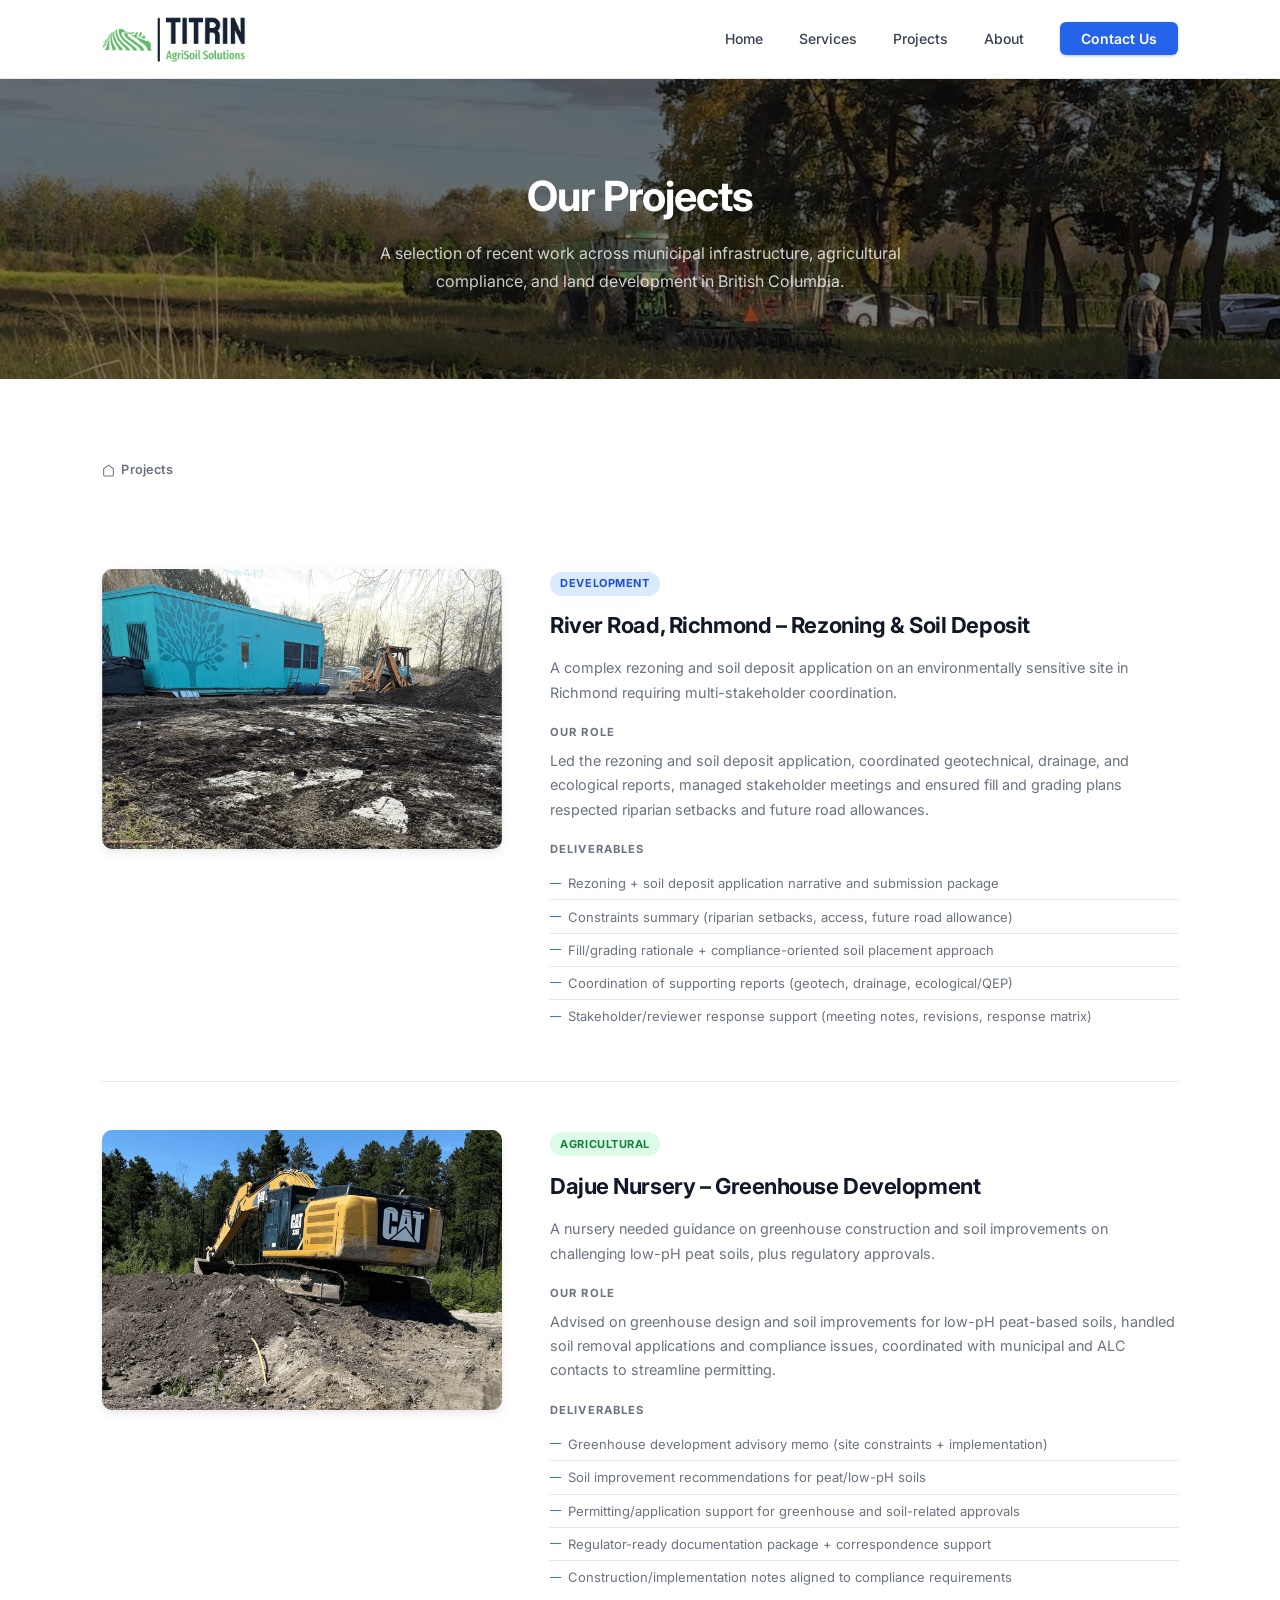
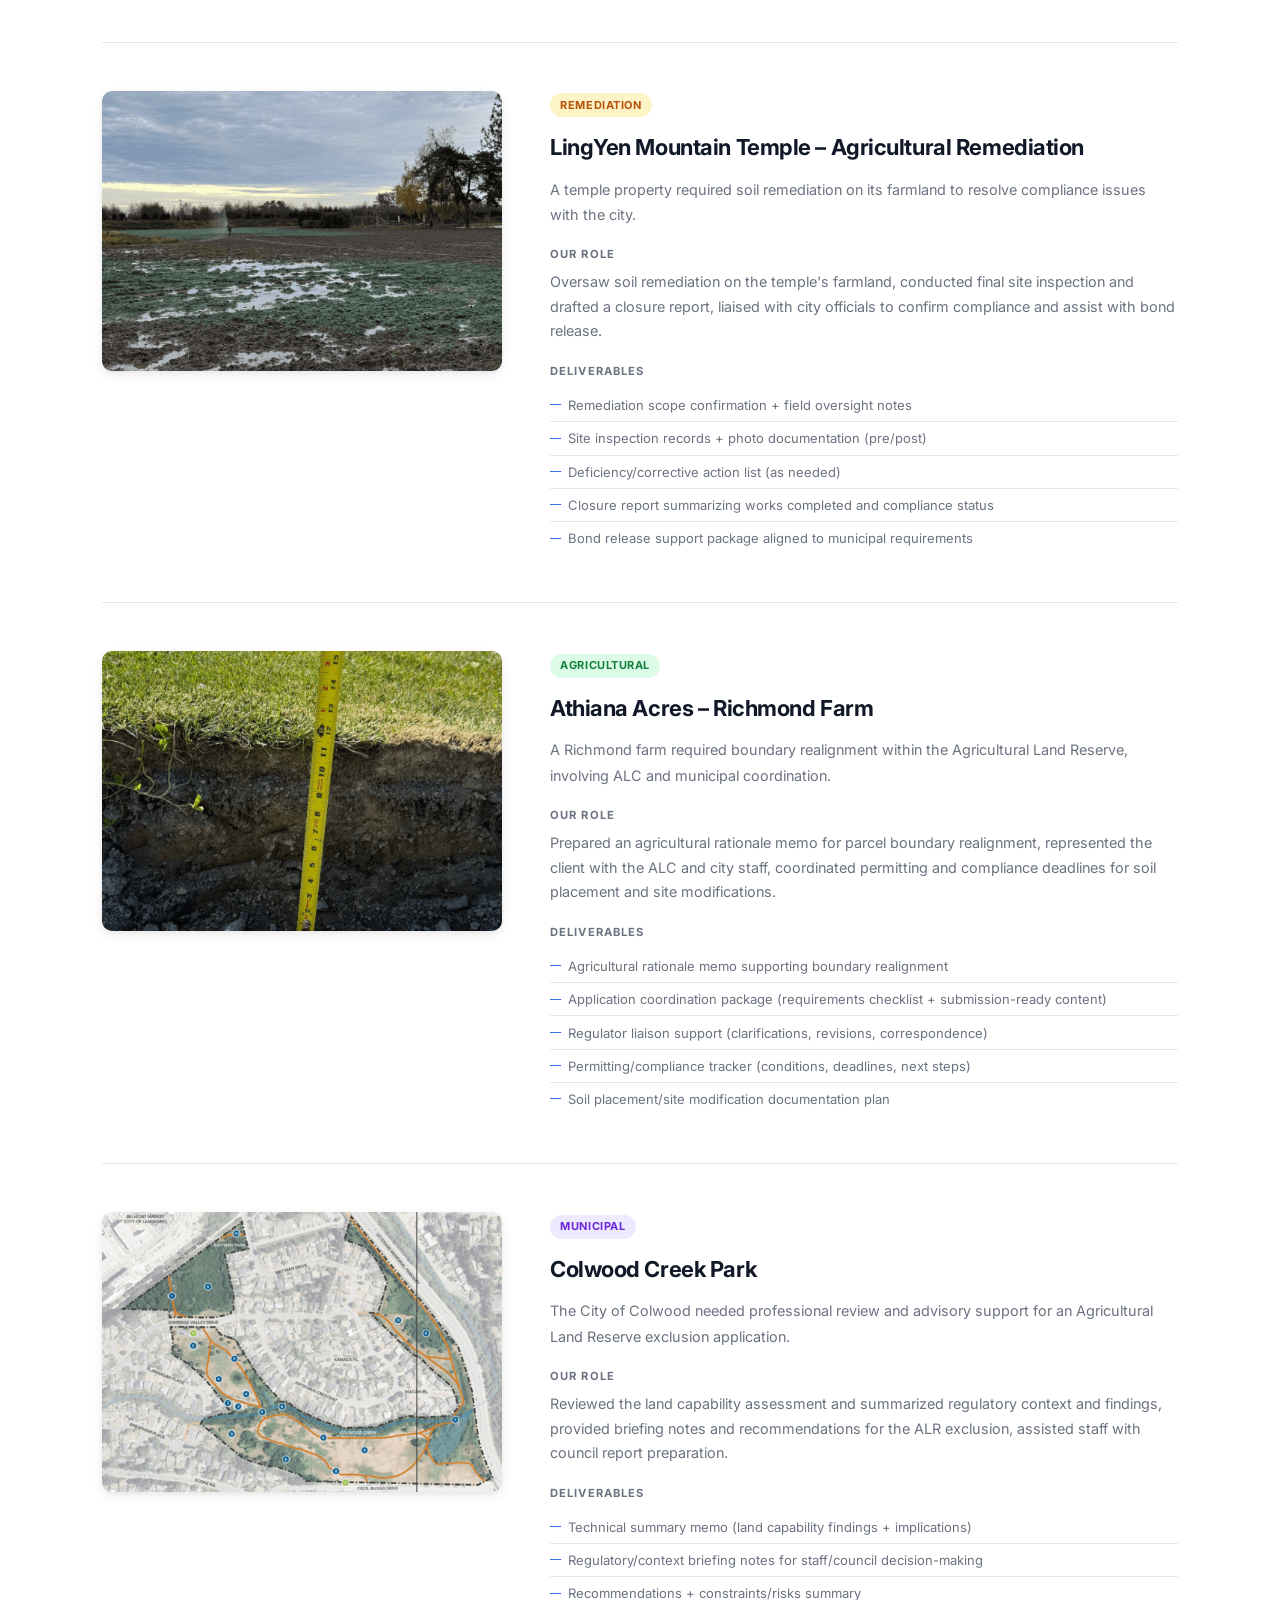
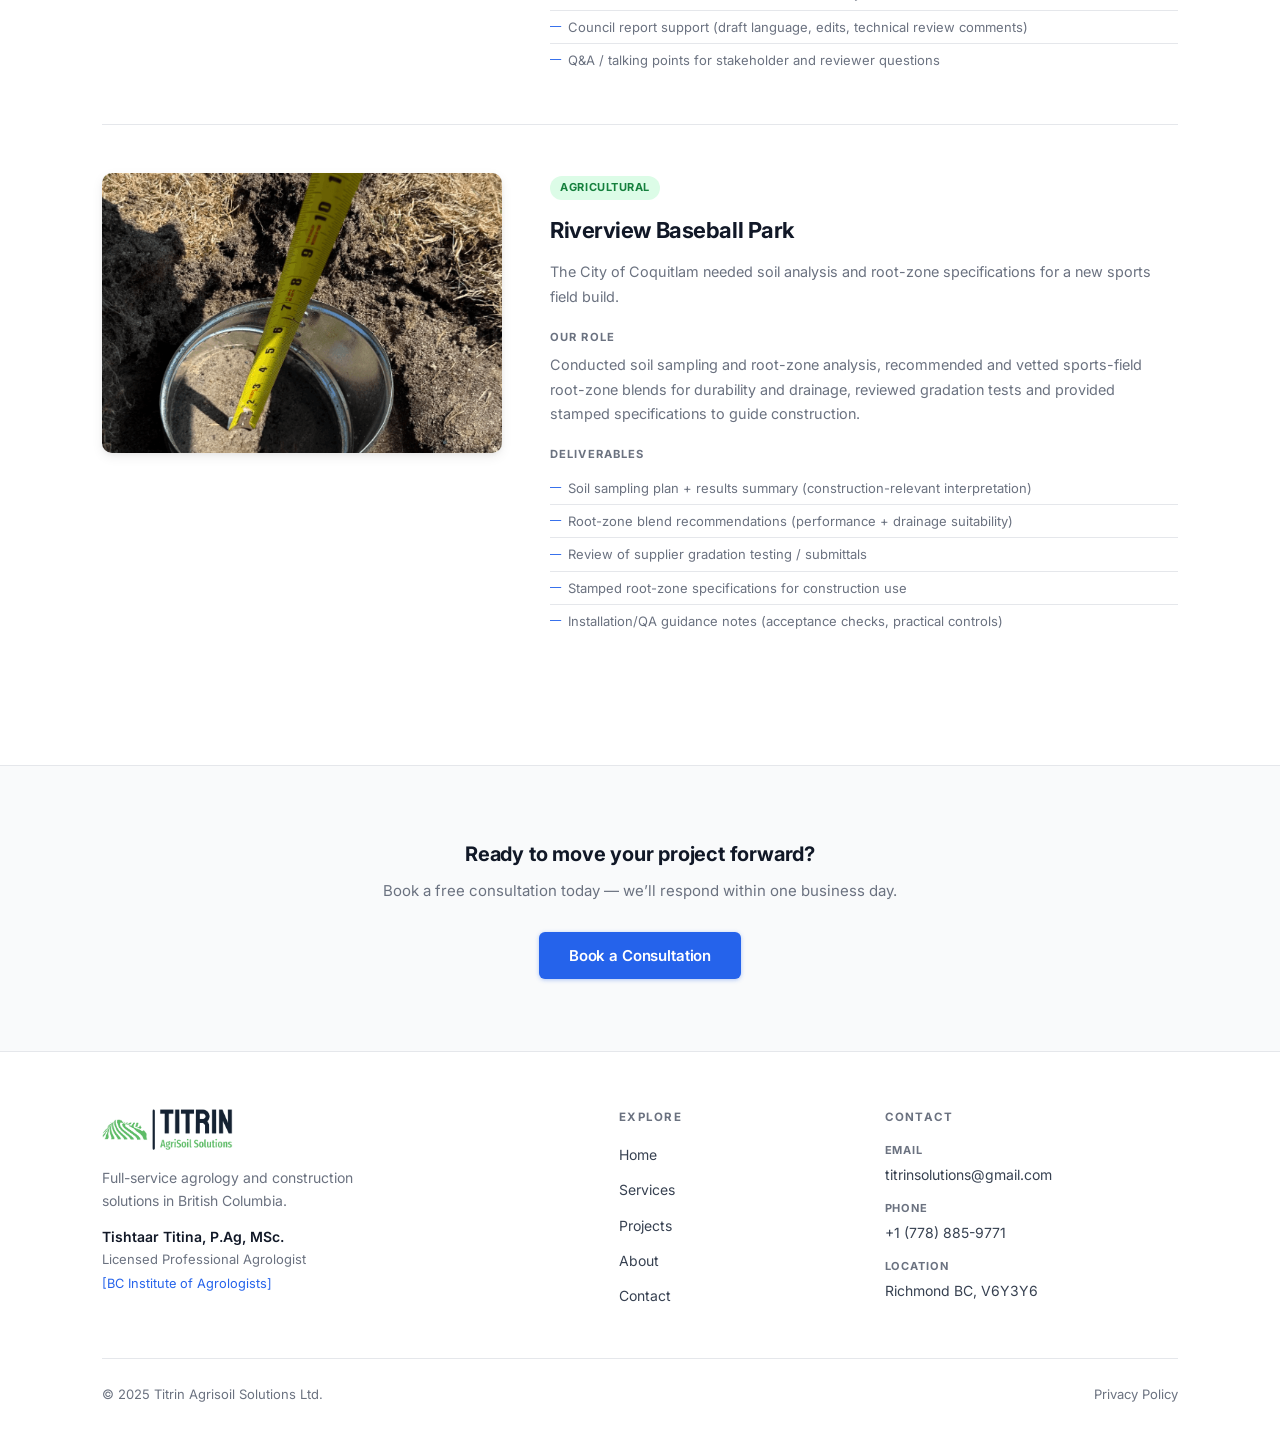
<file: projects.html>
<!DOCTYPE html>
<html lang="en">
<head>
  <meta charset="UTF-8"/><meta name="viewport" content="width=device-width, initial-scale=1.0"/>
  <title>Projects — Titrin Agrisoil Solutions</title>
  <meta name="description" content="Recent agrology and land-use projects by Titrin Agrisoil Solutions across British Columbia."/>
  <link rel="canonical" href="https://titrin.com/projects"/>
  <link rel="stylesheet" href="styles/main.css"/>
  <link rel="icon" type="image/png" href="public/images/logo.png"/>
</head>
<body>
<nav class="nav-wrap"><div class="nav-inner"><a href="index.html" class="nav-logo"><img src="public/images/logo.png" alt="Titrin AgriSoil Solutions"/></a><ul class="nav-links"><li><a href="index.html">Home</a></li><li><a href="index.html#services">Services</a></li><li><a href="projects.html">Projects</a></li><li><a href="about.html">About</a></li><li><a href="contact.html" class="btn-nav">Contact Us</a></li></ul><div class="hamburger" onclick="toggleNav()"><span></span><span></span><span></span></div></div></nav>
<div class="mobile-nav" id="mobileNav"><button class="mobile-close" onclick="toggleNav()">&#10005;</button><a href="index.html" onclick="toggleNav()">Home</a><a href="index.html#services" onclick="toggleNav()">Services</a><a href="projects.html" onclick="toggleNav()">Projects</a><a href="about.html" onclick="toggleNav()">About</a><a href="contact.html" onclick="toggleNav()">Contact Us</a></div>

<div class="page-hero">
  <img src="public/images/hero-bg.jpg" alt="BC agricultural land"/>
  <div class="page-hero-ov"></div>
  <div class="page-hero-txt">
    <h1>Our Projects</h1>
    <p>A selection of recent work across municipal infrastructure, agricultural compliance, and land development in British Columbia.</p>
  </div>
</div>

<section class="sec">
  <div class="container">
    <div class="slabel fade-up" style="margin-bottom:2.5rem;"><svg viewBox="0 0 24 24" fill="none" stroke="currentColor" stroke-width="2" style="width:13px;height:13px"><path d="M3 9l9-7 9 7v11a2 2 0 01-2 2H5a2 2 0 01-2-2z"/></svg>Projects</div>

    <div class="proj-full fade-up">
      <div class="proj-full-img"><img src="public/images/project-river-road.png" alt="River Road Richmond"/></div>
      <div class="pfl-body">
        <span class="pfl-tag t-dev">Development</span>
        <h2>River Road, Richmond &#8211; Rezoning &amp; Soil Deposit</h2>
        <p>A complex rezoning and soil deposit application on an environmentally sensitive site in Richmond requiring multi-stakeholder coordination.</p>
        <span class="role-lbl">Our Role</span>
        <p class="role-p">Led the rezoning and soil deposit application, coordinated geotechnical, drainage, and ecological reports, managed stakeholder meetings and ensured fill and grading plans respected riparian setbacks and future road allowances.</p>
        <span class="del-lbl">Deliverables</span>
        <div class="del-li">Rezoning + soil deposit application narrative and submission package</div>
        <div class="del-li">Constraints summary (riparian setbacks, access, future road allowance)</div>
        <div class="del-li">Fill/grading rationale + compliance-oriented soil placement approach</div>
        <div class="del-li">Coordination of supporting reports (geotech, drainage, ecological/QEP)</div>
        <div class="del-li">Stakeholder/reviewer response support (meeting notes, revisions, response matrix)</div>
      </div>
    </div>

    <div class="proj-full fade-up">
      <div class="proj-full-img"><img src="public/images/project-dajue.png" alt="Dajue Nursery"/></div>
      <div class="pfl-body">
        <span class="pfl-tag t-ag">Agricultural</span>
        <h2>Dajue Nursery &#8211; Greenhouse Development</h2>
        <p>A nursery needed guidance on greenhouse construction and soil improvements on challenging low-pH peat soils, plus regulatory approvals.</p>
        <span class="role-lbl">Our Role</span>
        <p class="role-p">Advised on greenhouse design and soil improvements for low-pH peat-based soils, handled soil removal applications and compliance issues, coordinated with municipal and ALC contacts to streamline permitting.</p>
        <span class="del-lbl">Deliverables</span>
        <div class="del-li">Greenhouse development advisory memo (site constraints + implementation)</div>
        <div class="del-li">Soil improvement recommendations for peat/low-pH soils</div>
        <div class="del-li">Permitting/application support for greenhouse and soil-related approvals</div>
        <div class="del-li">Regulator-ready documentation package + correspondence support</div>
        <div class="del-li">Construction/implementation notes aligned to compliance requirements</div>
      </div>
    </div>

    <div class="proj-full fade-up">
      <div class="proj-full-img"><img src="public/images/project-lingyen.png" alt="LingYen Temple"/></div>
      <div class="pfl-body">
        <span class="pfl-tag t-rem">Remediation</span>
        <h2>LingYen Mountain Temple &#8211; Agricultural Remediation</h2>
        <p>A temple property required soil remediation on its farmland to resolve compliance issues with the city.</p>
        <span class="role-lbl">Our Role</span>
        <p class="role-p">Oversaw soil remediation on the temple's farmland, conducted final site inspection and drafted a closure report, liaised with city officials to confirm compliance and assist with bond release.</p>
        <span class="del-lbl">Deliverables</span>
        <div class="del-li">Remediation scope confirmation + field oversight notes</div>
        <div class="del-li">Site inspection records + photo documentation (pre/post)</div>
        <div class="del-li">Deficiency/corrective action list (as needed)</div>
        <div class="del-li">Closure report summarizing works completed and compliance status</div>
        <div class="del-li">Bond release support package aligned to municipal requirements</div>
      </div>
    </div>

    <div class="proj-full fade-up">
      <div class="proj-full-img"><img src="public/images/project-athiana.png" alt="Athiana Acres"/></div>
      <div class="pfl-body">
        <span class="pfl-tag t-ag">Agricultural</span>
        <h2>Athiana Acres &#8211; Richmond Farm</h2>
        <p>A Richmond farm required boundary realignment within the Agricultural Land Reserve, involving ALC and municipal coordination.</p>
        <span class="role-lbl">Our Role</span>
        <p class="role-p">Prepared an agricultural rationale memo for parcel boundary realignment, represented the client with the ALC and city staff, coordinated permitting and compliance deadlines for soil placement and site modifications.</p>
        <span class="del-lbl">Deliverables</span>
        <div class="del-li">Agricultural rationale memo supporting boundary realignment</div>
        <div class="del-li">Application coordination package (requirements checklist + submission-ready content)</div>
        <div class="del-li">Regulator liaison support (clarifications, revisions, correspondence)</div>
        <div class="del-li">Permitting/compliance tracker (conditions, deadlines, next steps)</div>
        <div class="del-li">Soil placement/site modification documentation plan</div>
      </div>
    </div>

    <div class="proj-full fade-up">
      <div class="proj-full-img"><img src="public/images/project-colwood.png" alt="Colwood Creek Park"/></div>
      <div class="pfl-body">
        <span class="pfl-tag t-mun">Municipal</span>
        <h2>Colwood Creek Park</h2>
        <p>The City of Colwood needed professional review and advisory support for an Agricultural Land Reserve exclusion application.</p>
        <span class="role-lbl">Our Role</span>
        <p class="role-p">Reviewed the land capability assessment and summarized regulatory context and findings, provided briefing notes and recommendations for the ALR exclusion, assisted staff with council report preparation.</p>
        <span class="del-lbl">Deliverables</span>
        <div class="del-li">Technical summary memo (land capability findings + implications)</div>
        <div class="del-li">Regulatory/context briefing notes for staff/council decision-making</div>
        <div class="del-li">Recommendations + constraints/risks summary</div>
        <div class="del-li">Council report support (draft language, edits, technical review comments)</div>
        <div class="del-li">Q&amp;A / talking points for stakeholder and reviewer questions</div>
      </div>
    </div>

    <div class="proj-full fade-up">
      <div class="proj-full-img"><img src="public/images/project-riverview.png" alt="Riverview Baseball Park"/></div>
      <div class="pfl-body">
        <span class="pfl-tag t-ag">Agricultural</span>
        <h2>Riverview Baseball Park</h2>
        <p>The City of Coquitlam needed soil analysis and root-zone specifications for a new sports field build.</p>
        <span class="role-lbl">Our Role</span>
        <p class="role-p">Conducted soil sampling and root-zone analysis, recommended and vetted sports-field root-zone blends for durability and drainage, reviewed gradation tests and provided stamped specifications to guide construction.</p>
        <span class="del-lbl">Deliverables</span>
        <div class="del-li">Soil sampling plan + results summary (construction-relevant interpretation)</div>
        <div class="del-li">Root-zone blend recommendations (performance + drainage suitability)</div>
        <div class="del-li">Review of supplier gradation testing / submittals</div>
        <div class="del-li">Stamped root-zone specifications for construction use</div>
        <div class="del-li">Installation/QA guidance notes (acceptance checks, practical controls)</div>
      </div>
    </div>
  </div>
</section>

<section class="sec bg-gray border-t cta-section">
  <div class="container fade-up">
    <h3>Ready to move your project forward?</h3>
    <p>Book a free consultation today &#8212; we&#8217;ll respond within one business day.</p>
    <a href="contact.html" class="btn btn-primary">Book a Consultation</a>
  </div>
</section>

<footer class="footer"><div class="container"><div class="foot-grid"><div class="foot-brand"><img src="public/images/logo.png" alt="Titrin" class="foot-logo"/><p>Full-service agrology and construction solutions in British Columbia.</p><div class="foot-name">Tishtaar Titina, P.Ag, MSc.</div><div class="foot-cred">Licensed Professional Agrologist</div><a href="https://www.bcia.com/user/2788" target="_blank" class="foot-bcia">[BC Institute of Agrologists]</a></div><div class="foot-col"><h4>Explore</h4><ul><li><a href="index.html">Home</a></li><li><a href="index.html#services">Services</a></li><li><a href="projects.html">Projects</a></li><li><a href="about.html">About</a></li><li><a href="contact.html">Contact</a></li></ul></div><div class="foot-col"><h4>Contact</h4><div class="fci"><small>Email</small><a href="mailto:titrinsolutions@gmail.com">titrinsolutions@gmail.com</a></div><div class="fci"><small>Phone</small><a href="tel:+17788859771">+1 (778) 885-9771</a></div><div class="fci"><small>Location</small><span>Richmond BC, V6Y3Y6</span></div></div></div><div class="foot-bot"><p>&#169; 2025 Titrin Agrisoil Solutions Ltd.</p><a href="privacy-policy.html">Privacy Policy</a></div></div></footer>
<script>function toggleNav(){document.getElementById('mobileNav').classList.toggle('open');}const obs=new IntersectionObserver(function(entries){entries.forEach(function(e){if(e.isIntersecting){e.target.classList.add('in');obs.unobserve(e.target);}});},{threshold:0.07});document.querySelectorAll('.fade-up').forEach(el=>obs.observe(el));</script>
</body>
</html>
</file>
<file: styles/main.css>
@import url('https://fonts.googleapis.com/css2?family=Inter:wght@300;400;500;600;700&family=Playfair+Display:ital,wght@0,600;0,700;1,500&display=swap');

*,*::before,*::after{box-sizing:border-box;margin:0;padding:0}

:root{
  --blue:#2563EB;--blue-dk:#1D4ED8;--blue-l:#EFF6FF;--blue-m:#DBEAFE;
  --bg:#FFFFFF;--bg2:#F9FAFB;--bg3:#F3F4F6;
  --border:#E5E7EB;--border2:#D1D5DB;
  --text:#111827;--text2:#374151;--muted:#6B7280;--muted2:#9CA3AF;
  --shadow-sm:0 1px 2px rgba(0,0,0,0.05);
  --shadow:0 1px 3px rgba(0,0,0,0.08),0 1px 2px rgba(0,0,0,0.04);
  --shadow-md:0 4px 12px rgba(0,0,0,0.07),0 2px 4px rgba(0,0,0,0.04);
  --shadow-lg:0 10px 25px rgba(0,0,0,0.09),0 4px 8px rgba(0,0,0,0.04);
  --r:10px;--r-sm:6px;--max:1140px;
  --fn:'Inter',-apple-system,BlinkMacSystemFont,sans-serif;
  --fs:'Playfair Display',Georgia,serif;
}

html{scroll-behavior:smooth}
body{background:var(--bg);color:var(--text);font-family:var(--fn);font-weight:400;line-height:1.6;-webkit-font-smoothing:antialiased;overflow-x:hidden}
a{color:inherit;text-decoration:none}
img{max-width:100%;display:block}
ul{list-style:none}
p{color:var(--muted);font-size:0.9375rem;line-height:1.75}
.container{max-width:var(--max);margin:0 auto;padding:0 2rem}
.sec{padding:5rem 0}

/* NAV */
.nav-wrap{position:sticky;top:0;z-index:200;background:rgba(255,255,255,0.97);backdrop-filter:blur(16px);-webkit-backdrop-filter:blur(16px);border-bottom:1px solid var(--border);padding:1rem 0}
.nav-inner{max-width:var(--max);margin:0 auto;padding:0 2rem;display:flex;align-items:center;justify-content:space-between}
.nav-logo img{height:46px;width:auto}
.nav-links{display:flex;align-items:center;gap:2.25rem}
.nav-links a{font-size:0.875rem;font-weight:500;color:var(--text2);transition:color .15s}
.nav-links a:hover{color:var(--blue)}
.btn-nav{background:var(--blue)!important;color:#fff!important;padding:0.5rem 1.3rem!important;border-radius:var(--r-sm)!important;font-weight:600!important;font-size:0.875rem!important;box-shadow:0 1px 3px rgba(37,99,235,0.35)!important;transition:all .15s!important}
.btn-nav:hover{background:var(--blue-dk)!important;box-shadow:0 3px 10px rgba(37,99,235,0.42)!important;transform:translateY(-1px)!important}
.hamburger{display:none;flex-direction:column;gap:5px;cursor:pointer;padding:4px}
.hamburger span{display:block;width:20px;height:2px;background:var(--text);border-radius:2px}
.mobile-nav{display:none;position:fixed;inset:0;z-index:300;background:#fff;padding:5rem 2rem 2rem;flex-direction:column;gap:1.75rem}
.mobile-nav.open{display:flex}
.mobile-nav a{font-size:1.25rem;font-weight:500;color:var(--text);padding-bottom:1rem;border-bottom:1px solid var(--border)}
.mobile-close{position:absolute;top:1.1rem;right:1.5rem;font-size:1.5rem;cursor:pointer;background:none;border:none;color:var(--text);font-weight:300;line-height:1}

/* HERO */
.hero{position:relative;min-height:min(92vh,860px);display:flex;flex-direction:column;align-items:center;justify-content:space-between;overflow:hidden;text-align:center}
.hero-img{position:absolute;inset:0;width:100%;height:100%;object-fit:cover;object-position:center 38%;z-index:0}
.hero-ov{position:absolute;inset:0;z-index:1;background:linear-gradient(180deg,rgba(255,255,255,0.92) 0%,rgba(255,255,255,0.78) 18%,rgba(255,255,255,0.28) 52%,rgba(0,0,0,0.08) 100%)}
.hero-top{position:relative;z-index:2;padding:4.5rem 2rem 0;max-width:760px;width:100%}
.hero-top h1{font-size:clamp(1.95rem,4.2vw,3.25rem);font-weight:700;color:var(--text);line-height:1.17;margin-bottom:1rem;letter-spacing:-0.025em}
.hero-top p{font-size:1.0625rem;color:var(--text2);max-width:540px;margin:0 auto;line-height:1.7}
.hero-logos{position:relative;z-index:2;display:flex;align-items:center;justify-content:center;gap:1.5rem;padding:0 1.5rem;flex-wrap:wrap}
.hero-logos img{height:28px;width:auto;object-fit:contain}
.hero-logos .sep{color:#D1D5DB;font-size:1rem;font-weight:300}
.hero-bottom{position:relative;z-index:2;padding-bottom:3.5rem}

/* BUTTONS */
.btn{display:inline-flex;align-items:center;gap:0.4rem;padding:0.7rem 1.85rem;border-radius:var(--r-sm);font-family:var(--fn);font-size:0.9375rem;font-weight:600;cursor:pointer;border:none;transition:all .15s;text-decoration:none;letter-spacing:-0.01em}
.btn-primary{background:var(--blue);color:#fff;box-shadow:0 1px 4px rgba(37,99,235,0.35)}
.btn-primary:hover{background:var(--blue-dk);box-shadow:0 4px 12px rgba(37,99,235,0.42);transform:translateY(-1px)}
.btn-outline{background:#fff;color:var(--text2);border:1.5px solid var(--border2);box-shadow:var(--shadow-sm)}
.btn-outline:hover{border-color:var(--blue);color:var(--blue)}

/* LABELS + HEADINGS */
.slabel{display:inline-flex;align-items:center;gap:0.4rem;font-size:0.8rem;font-weight:600;color:var(--muted);letter-spacing:0.01em;margin-bottom:0.5rem}
.slabel svg{width:13px;height:13px;flex-shrink:0}
.sec-head{margin-bottom:2.5rem}
.sec-head h2{font-size:clamp(1.5rem,2.5vw,2rem);font-weight:700;color:var(--text);margin-top:0.35rem;letter-spacing:-0.02em}
.sec-head p{margin-top:0.5rem;max-width:520px}
.sec-head-row{display:flex;justify-content:space-between;align-items:flex-end;margin-bottom:2.5rem}

/* WHO WE HELP */
.who-sec{padding:2.75rem 0;border-bottom:1px solid var(--border)}

/* SERVICES */
.svc-grid{display:grid;grid-template-columns:repeat(3,1fr);gap:1.25rem}
.svc-card{background:var(--bg2);border:1px solid var(--border);border-radius:var(--r);overflow:hidden;transition:box-shadow .22s,transform .22s,border-color .22s;display:flex;flex-direction:column}
.svc-card:hover{box-shadow:var(--shadow-lg);transform:translateY(-3px);border-color:var(--border2)}
.svc-card-body{padding:1.75rem 1.75rem 1.5rem;flex:1}
.svc-card h3{font-size:0.9375rem;font-weight:700;color:var(--text);margin-bottom:0.65rem;letter-spacing:-0.01em}
.svc-card p{font-size:0.875rem;line-height:1.7}

/* Deliverables accordion - smooth max-height animation */
.svc-del-btn{width:100%;display:flex;align-items:center;justify-content:space-between;background:#fff;border:none;border-top:1px solid var(--border);padding:0.8rem 1.75rem;cursor:pointer;font-family:var(--fn);font-size:0.8125rem;font-weight:600;color:var(--text2);transition:background .15s,color .15s;flex-shrink:0}
.svc-del-btn:hover{background:var(--blue-l);color:var(--blue)}
.svc-del-btn .arrow-icon{transition:transform .28s cubic-bezier(0.4,0,0.2,1);flex-shrink:0;stroke:currentColor}
.svc-del-btn.open{background:var(--blue-l);color:var(--blue)}
.svc-del-btn.open .arrow-icon{transform:rotate(180deg)}
.svc-del-content{max-height:0;overflow:hidden;transition:max-height .35s cubic-bezier(0.4,0,0.2,1);background:#fff}
.svc-del-content.open{max-height:400px;border-top:1px solid var(--border)}
.svc-del-content ul{padding:0.75rem 1.75rem 1.25rem}
.svc-del-content li{font-size:0.8125rem;color:var(--muted);padding:0.45rem 0 0.45rem 1.1rem;border-bottom:1px solid var(--border);position:relative;line-height:1.55}
.svc-del-content li:last-child{border-bottom:none}
.svc-del-content li::before{content:'—';position:absolute;left:0;color:var(--blue);font-size:0.7rem;top:0.52rem}

/* WHY CHOOSE */
.why-list{border:1px solid var(--border);border-radius:var(--r);overflow:hidden;margin-top:2.25rem;box-shadow:var(--shadow-sm)}
.why-row{display:grid;grid-template-columns:42px 1fr;gap:1rem;align-items:start;padding:1.35rem 1.75rem;border-bottom:1px solid var(--border);transition:background .15s}
.why-row:last-child{border-bottom:none}
.why-row:hover{background:var(--bg2)}
.wi{width:36px;height:36px;border-radius:8px;background:var(--blue-l);border:1px solid var(--blue-m);display:flex;align-items:center;justify-content:center;flex-shrink:0;margin-top:0.1rem}
.wi svg{width:15px;height:15px;stroke:var(--blue)}
.why-row h3{font-size:0.9375rem;font-weight:700;color:var(--text);margin-bottom:0.3rem;letter-spacing:-0.01em}
.why-row p{font-size:0.875rem}

/* PROJECTS */
.proj-grid{display:grid;grid-template-columns:repeat(3,1fr);gap:1.25rem}
.proj-card{background:var(--bg);border:1px solid var(--border);border-radius:var(--r);overflow:hidden;transition:box-shadow .22s,transform .22s,border-color .22s;display:block}
.proj-card:hover{box-shadow:var(--shadow-lg);transform:translateY(-3px);border-color:var(--border2)}
.proj-img-wrap{height:210px;overflow:hidden}
.proj-img{width:100%;height:100%;object-fit:cover;transition:transform .45s ease}
.proj-card:hover .proj-img{transform:scale(1.05)}
.proj-body{padding:1.25rem 1.35rem 1.35rem}
.proj-client{font-size:0.72rem;font-weight:700;color:var(--muted);text-transform:uppercase;letter-spacing:0.06em;margin-bottom:0.2rem}
.proj-body h3{font-size:0.9375rem;font-weight:700;color:var(--text);margin-bottom:0.45rem;letter-spacing:-0.01em}
.proj-body p{font-size:0.8125rem;line-height:1.65}
.ptag{display:inline-block;font-size:0.6875rem;font-weight:700;letter-spacing:0.05em;text-transform:uppercase;padding:0.2rem 0.65rem;border-radius:100px;margin-top:0.75rem}
.t-ag{background:#DCFCE7;color:#15803D}
.t-dev{background:#DBEAFE;color:#1D4ED8}
.t-rem{background:#FEF3C7;color:#B45309}
.t-mun{background:#EDE9FE;color:#6D28D9}
.view-all-link{display:flex;align-items:center;justify-content:center;gap:0.35rem;margin-top:2.25rem;padding-top:1.75rem;border-top:1px solid var(--border);font-size:0.9rem;font-weight:600;color:var(--blue);transition:gap .15s}
.view-all-link:hover{gap:0.6rem}

/* STEPS */
.steps-section{text-align:center}
.steps-section h2{font-family:var(--fs);font-size:clamp(1.5rem,2.5vw,2rem);font-weight:700;letter-spacing:-0.02em;margin-top:0.4rem}
.steps-grid{display:grid;grid-template-columns:repeat(3,1fr);gap:2rem;margin:3rem 0 3.5rem;position:relative}
.steps-grid::before{content:'';position:absolute;top:36px;left:calc(16.66% + 20px);right:calc(16.66% + 20px);height:1px;background:var(--border);z-index:0}
.step{display:flex;flex-direction:column;align-items:center;position:relative;z-index:1;padding:0 0.5rem}
.step-icon{width:72px;height:72px;border-radius:50%;background:var(--blue-l);border:1.5px solid var(--blue-m);display:flex;align-items:center;justify-content:center;margin-bottom:1.25rem;flex-shrink:0;box-shadow:0 2px 8px rgba(37,99,235,0.1)}
.step-icon svg{width:28px;height:28px;stroke:var(--blue)}
.step h3{font-size:0.9375rem;font-weight:700;color:var(--text);margin-bottom:0.4rem;letter-spacing:-0.01em}
.step p{font-size:0.875rem}
.cta-row .italic-note{font-style:italic;font-size:0.9375rem;color:var(--muted);margin-bottom:0.35rem}
.cta-row .cta-sub{font-size:0.9rem;color:var(--muted);margin-bottom:1.75rem}

/* PAGE HERO */
.page-hero{position:relative;height:300px;display:flex;align-items:center;justify-content:center;overflow:hidden;text-align:center}
.page-hero img{position:absolute;inset:0;width:100%;height:100%;object-fit:cover;object-position:center 42%}
.page-hero-ov{position:absolute;inset:0;background:rgba(0,0,0,0.50)}
.page-hero-txt{position:relative;z-index:2;padding:0 1.5rem}
.page-hero-txt h1{font-size:clamp(1.75rem,3.5vw,2.6rem);font-weight:700;color:#fff;margin-bottom:0.6rem;letter-spacing:-0.025em}
.page-hero-txt p{color:rgba(255,255,255,0.78);max-width:580px;margin:0 auto;font-size:1rem}

/* PROJECTS FULL */
.proj-full{display:grid;grid-template-columns:400px 1fr;gap:3rem;align-items:start;padding:3rem 0;border-bottom:1px solid var(--border)}
.proj-full:first-child{padding-top:0}
.proj-full:last-child{border-bottom:none}
.proj-full-img{border-radius:var(--r);overflow:hidden;box-shadow:var(--shadow-md)}
.proj-full-img img{width:100%;height:280px;object-fit:cover;display:block}
.pfl-tag{display:inline-block;font-size:0.6875rem;font-weight:700;letter-spacing:0.05em;text-transform:uppercase;padding:0.2rem 0.65rem;border-radius:100px;margin-bottom:0.8rem}
.pfl-body h2{font-size:1.375rem;font-weight:700;color:var(--text);margin-bottom:0.7rem;letter-spacing:-0.02em}
.pfl-body>p{font-size:0.9rem;margin-bottom:1.2rem}
.role-lbl{font-size:0.7rem;font-weight:700;text-transform:uppercase;letter-spacing:0.1em;color:var(--muted);display:block;margin-top:1.1rem;margin-bottom:0.4rem}
.role-p{font-size:0.875rem;color:var(--muted);line-height:1.7}
.del-lbl{font-size:0.7rem;font-weight:700;text-transform:uppercase;letter-spacing:0.1em;color:var(--muted);display:block;margin:1.1rem 0 0.5rem}
.del-li{font-size:0.8125rem;color:var(--muted);padding:0.38rem 0 0.38rem 1.1rem;border-bottom:1px solid var(--border);position:relative;line-height:1.55}
.del-li:last-child{border-bottom:none}
.del-li::before{content:'—';position:absolute;left:0;color:var(--blue);font-size:0.7rem;top:0.46rem}

/* ABOUT */
.about-hero{padding:5.5rem 0 4.5rem}
.about-intro{margin-bottom:3.5rem}
.about-intro h1{font-size:clamp(1.75rem,3.5vw,2.5rem);font-weight:700;margin-bottom:0.6rem;letter-spacing:-0.025em}
.about-grid{display:grid;grid-template-columns:1fr 1fr;gap:5rem;align-items:start}
.a-photos{display:grid;grid-template-columns:1fr 1fr;gap:0.75rem}
.a-main{grid-column:span 2;border-radius:var(--r);overflow:hidden;box-shadow:var(--shadow-md)}
.a-main img{width:100%;height:310px;object-fit:cover}
.a-sub{border-radius:var(--r);overflow:hidden;box-shadow:var(--shadow-sm)}
.a-sub img{width:100%;height:178px;object-fit:cover}
.a-txt h1{font-size:clamp(1.7rem,3vw,2.3rem);font-weight:700;color:var(--text);margin-bottom:1rem;line-height:1.22;letter-spacing:-0.025em}
.a-txt p{font-size:0.9rem;margin-bottom:0.9rem}
.cred-block{margin-top:2.25rem}
.cred-block h3{font-size:1rem;font-weight:700;color:var(--text);margin-bottom:1.1rem;letter-spacing:-0.01em}
.cred-item{display:flex;gap:0.75rem;align-items:flex-start;padding:0.875rem 0;border-bottom:1px solid var(--border)}
.cred-item:last-child{border-bottom:none}
.cdot{width:7px;height:7px;border-radius:50%;background:var(--blue);margin-top:0.45rem;flex-shrink:0}
.cred-item p{font-size:0.875rem;color:var(--text);margin:0}
.cred-item a{color:var(--blue);font-size:0.8rem;display:block;margin-top:0.2rem}

/* CONTACT */
.contact-pg{padding:5.5rem 0 4.5rem}
.con-hero-row{display:grid;grid-template-columns:1fr 1fr;gap:4rem;align-items:center;margin-bottom:4rem}
.con-hero-txt h1{font-size:clamp(1.7rem,3vw,2.4rem);font-weight:700;margin-bottom:0.75rem;letter-spacing:-0.025em}
.con-hero-img{border-radius:var(--r);overflow:hidden;box-shadow:var(--shadow-md)}
.con-hero-img img{width:100%;height:270px;object-fit:cover}
.con-row{display:grid;grid-template-columns:1.2fr 1fr;gap:4.5rem;align-items:start}
.con-form-hd{font-size:1.1rem;font-weight:700;color:var(--text);margin-bottom:0.35rem;letter-spacing:-0.01em}
.con-form-sub{font-size:0.875rem;color:var(--muted);margin-bottom:1.75rem}
.fg{margin-bottom:0.875rem}
.fg input,.fg textarea,.fg select{width:100%;padding:0.72rem 1rem;background:var(--bg2);border:1px solid var(--border);border-radius:var(--r-sm);color:var(--text);font-family:var(--fn);font-size:0.875rem;transition:border-color .15s,background .15s,box-shadow .15s;appearance:none;-webkit-appearance:none}
.fg input:focus,.fg textarea:focus,.fg select:focus{outline:none;border-color:var(--blue);background:#fff;box-shadow:0 0 0 3px rgba(37,99,235,0.1)}
.fg textarea{height:110px;resize:vertical}
.fg input::placeholder,.fg textarea::placeholder{color:var(--muted2)}
.fg select option{background:#fff;color:var(--text)}
.con-info-hd{font-size:1.1rem;font-weight:700;color:var(--text);margin-bottom:0.5rem;letter-spacing:-0.01em}
.con-info-sub{font-size:0.875rem;color:var(--muted);margin-bottom:1.5rem}
.cmeth{display:flex;align-items:center;gap:1rem;padding:1rem 1.1rem;border:1px solid var(--border);border-radius:var(--r);margin-bottom:0.75rem;transition:border-color .15s,box-shadow .15s}
.cmeth:hover{border-color:var(--blue);box-shadow:0 0 0 3px rgba(37,99,235,0.07)}
.cmi{width:38px;height:38px;border-radius:8px;background:var(--blue-l);border:1px solid var(--blue-m);display:flex;align-items:center;justify-content:center;flex-shrink:0}
.cmi svg{width:16px;height:16px;stroke:var(--blue)}
.cmi-info small{font-size:0.69rem;text-transform:uppercase;letter-spacing:0.08em;color:var(--muted);font-weight:700;display:block}
.cmi-info p{font-size:0.9rem;color:var(--text);margin:0.1rem 0 0.25rem}
.cmi-info a{font-size:0.8rem;color:var(--blue)}

/* FOOTER */
.footer{background:var(--bg);border-top:1px solid var(--border);padding:3.5rem 0 1.75rem}
.foot-grid{display:grid;grid-template-columns:2.2fr 1fr 1.4fr;gap:3.5rem;margin-bottom:2.5rem}
.foot-logo{height:42px;margin-bottom:1rem}
.foot-brand p{font-size:0.875rem;color:var(--muted);max-width:260px;margin-bottom:0.9rem;line-height:1.65}
.foot-name{font-size:0.875rem;font-weight:600;color:var(--text)}
.foot-cred{font-size:0.8125rem;color:var(--muted)}
.foot-bcia{font-size:0.8rem;color:var(--blue);display:inline-block;margin-top:0.25rem}
.foot-col h4{font-size:0.72rem;font-weight:700;text-transform:uppercase;letter-spacing:0.11em;color:var(--muted);margin-bottom:1rem}
.foot-col li{margin-bottom:0.6rem}
.foot-col li a{font-size:0.875rem;color:var(--text2);transition:color .15s}
.foot-col li a:hover{color:var(--blue)}
.fci{margin-bottom:0.75rem}
.fci small{font-size:0.69rem;text-transform:uppercase;letter-spacing:0.08em;color:var(--muted);font-weight:700;display:block;margin-bottom:0.15rem}
.fci a,.fci span{font-size:0.875rem;color:var(--text2)}
.fci a:hover{color:var(--blue)}
.foot-bot{padding-top:1.5rem;border-top:1px solid var(--border);display:flex;justify-content:space-between;align-items:center}
.foot-bot p,.foot-bot a{font-size:0.8125rem;color:var(--muted)}
.foot-bot a:hover{color:var(--blue)}

/* CTA */
.cta-section{text-align:center;padding:4.5rem 0}
.cta-section h3{font-size:1.25rem;font-weight:700;color:var(--text);margin-bottom:0.5rem;letter-spacing:-0.01em}
.cta-section p{margin-bottom:1.75rem;font-size:0.9375rem}

/* ANIMATIONS */
.fade-up{opacity:0;transform:translateY(20px);transition:opacity .6s ease,transform .6s ease}
.fade-up.in{opacity:1;transform:none}

/* UTILITY */
.border-t{border-top:1px solid var(--border)}
.bg-gray{background:var(--bg2)}

/* RESPONSIVE */
@media(max-width:1024px){
  .svc-grid{grid-template-columns:1fr 1fr}
  .proj-grid{grid-template-columns:1fr 1fr}
  .proj-full{grid-template-columns:1fr}
  .proj-full-img img{height:240px}
  .about-grid{grid-template-columns:1fr;gap:3rem}
  .con-hero-row{grid-template-columns:1fr;gap:2rem}
  .con-row{grid-template-columns:1fr;gap:2.5rem}
  .foot-grid{grid-template-columns:1fr 1fr;gap:2.5rem}
}
@media(max-width:768px){
  .nav-links{display:none}
  .hamburger{display:flex}
  .svc-grid,.proj-grid{grid-template-columns:1fr}
  .steps-grid{grid-template-columns:1fr;gap:1.5rem}
  .steps-grid::before{display:none}
  .foot-grid{grid-template-columns:1fr;gap:2rem}
  .foot-bot{flex-direction:column;gap:0.5rem;text-align:center}
  .sec-head-row{flex-direction:column;align-items:flex-start;gap:1rem}
  .hero{min-height:calc(100svh - 74px)}
  .hero-top{padding-top:3rem}
  .page-hero{height:240px}
  .about-intro h1{font-size:1.75rem}
}
</file>
